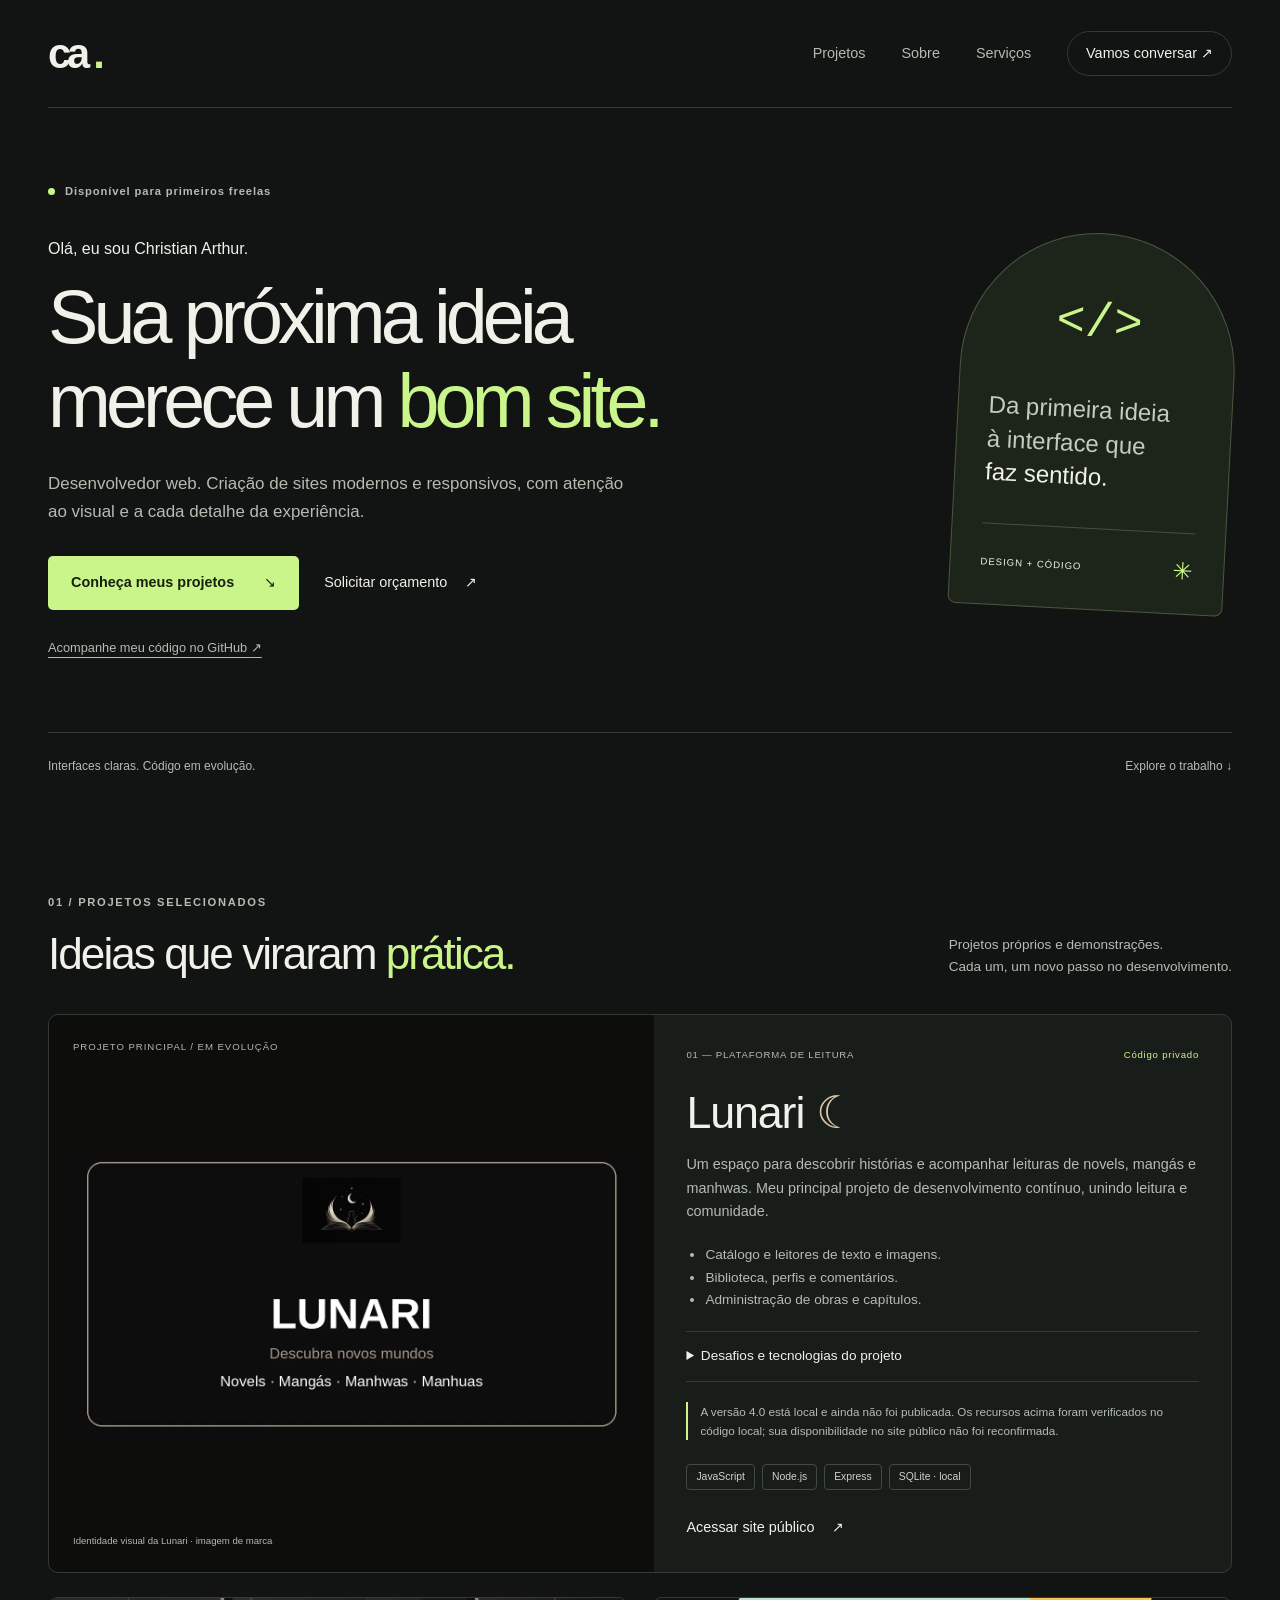
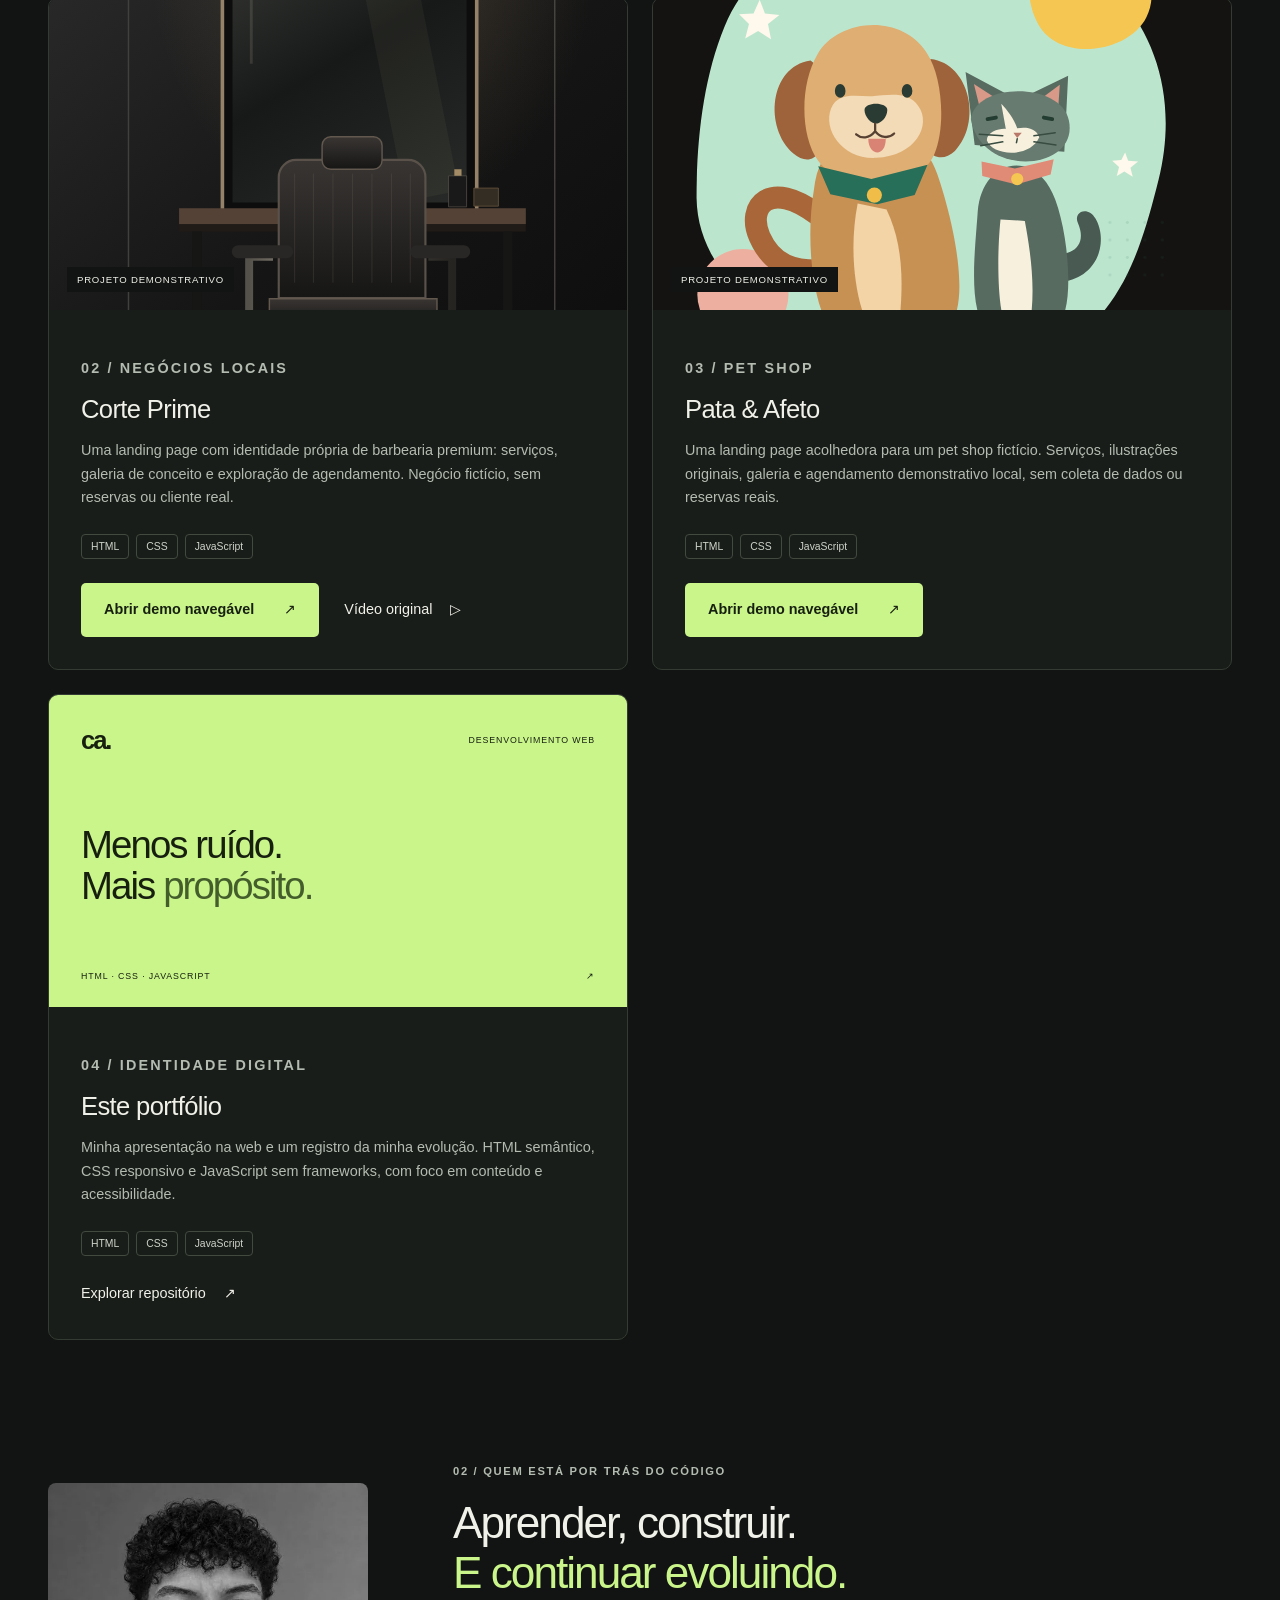
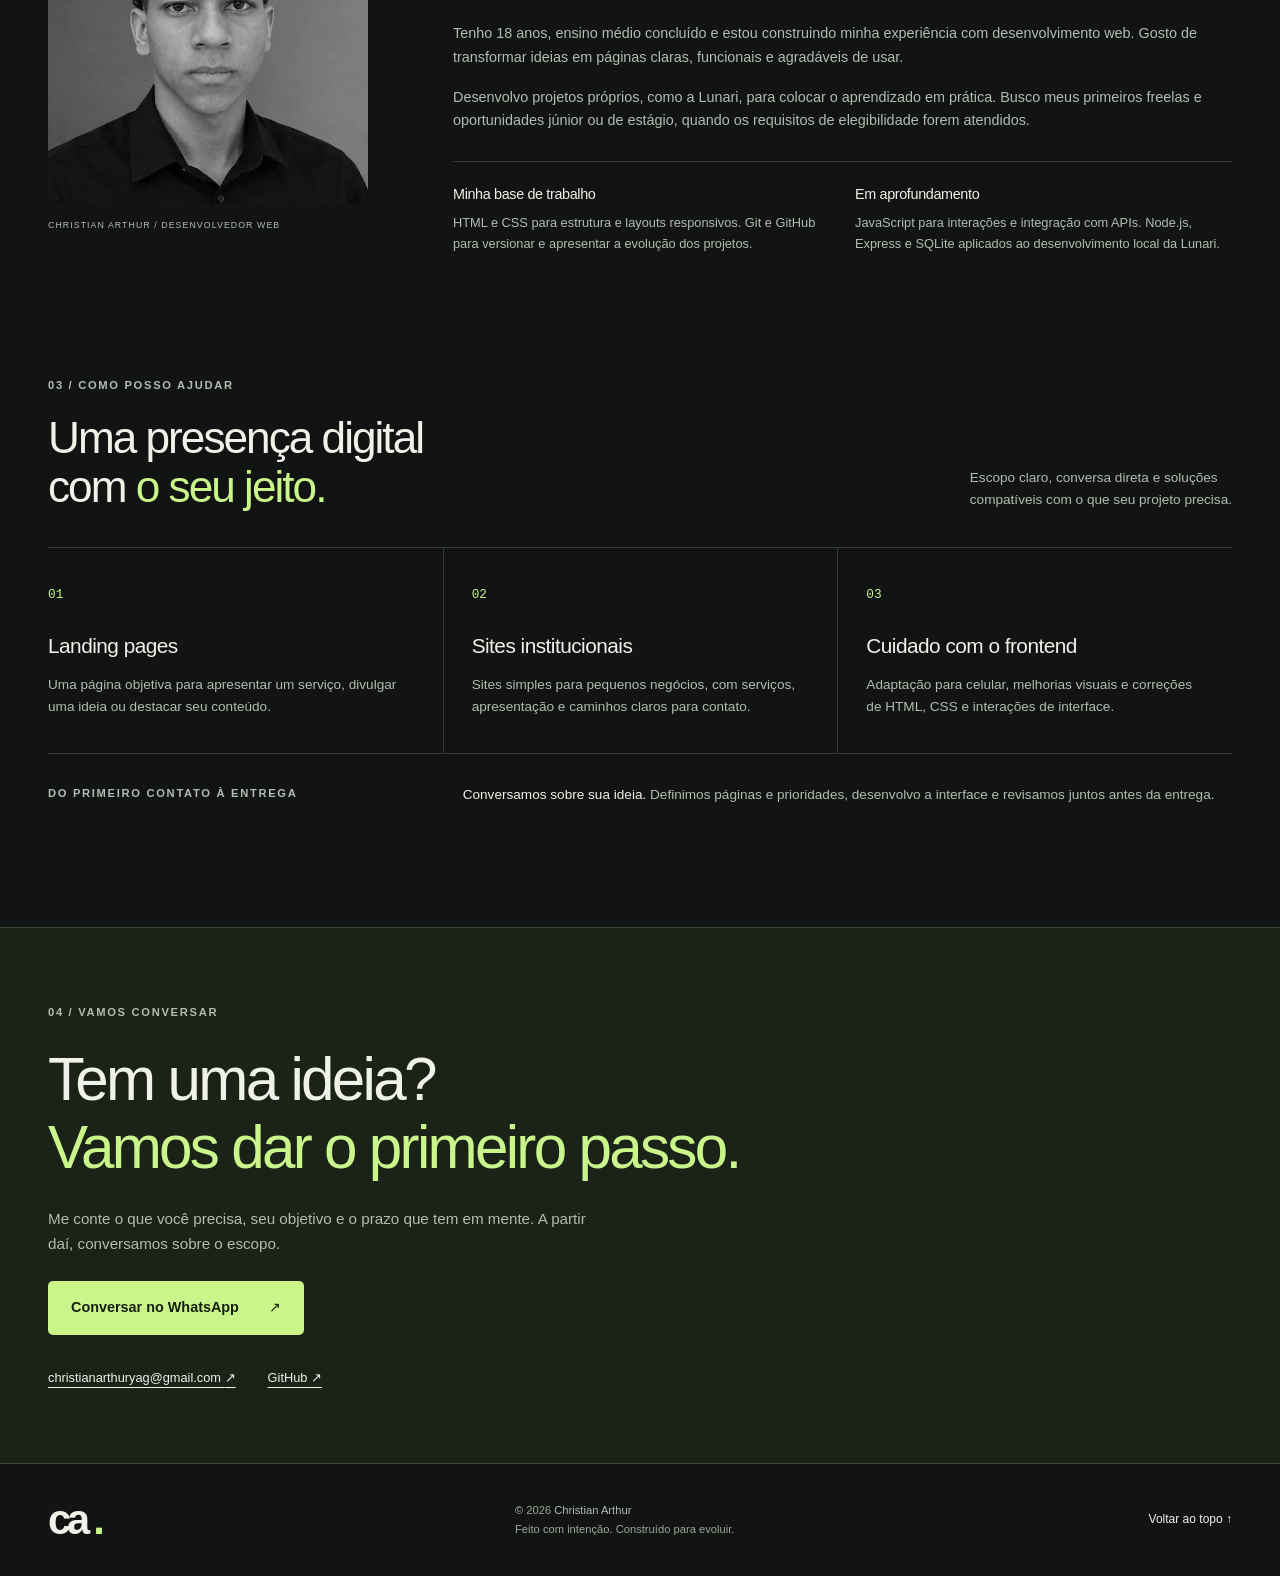
<file: index.html>
<!DOCTYPE html>
<html lang="pt-BR">
 <head>
  <meta charset="utf-8"/>
  <meta content="width=device-width, initial-scale=1" name="viewport"/>
  <meta content="Christian Arthur, desenvolvedor web. Landing pages, sites responsivos e melhorias de frontend. Conheça a Lunari e meus projetos." name="description"/>
  <meta content="#111412" name="theme-color"/>
  <meta content="Christian Arthur — Desenvolvimento web" property="og:title"/>
  <meta content="Sites com propósito. Interfaces com cuidado. Conheça meus projetos e vamos conversar sobre sua ideia." property="og:description"/>
  <meta content="website" property="og:type"/>
  <meta content="pt_BR" property="og:locale"/>
  <title>
   Christian Arthur — Desenvolvedor Web
  </title>
  <link href="assets/favicon.svg" rel="icon" type="image/svg+xml"/>
  <link href="style.css" rel="stylesheet"/>
  <script defer="" src="inte.js">
  </script>
 </head>
 <body>
  <a class="skip-link" href="#conteudo">
   Pular para o conteúdo
  </a>
  <header class="header wrap">
   <a aria-label="Christian Arthur, início" class="brand" href="#inicio">
    ca
    <span>
     .
    </span>
   </a>
   <button aria-controls="menu" aria-expanded="false" class="menu-toggle" hidden="" type="button">
    Menu
    <span aria-hidden="true">
     ☰
    </span>
   </button>
   <nav aria-label="Navegação principal" id="menu">
    <a href="#projetos">
     Projetos
    </a>
    <a href="#sobre">
     Sobre
    </a>
    <a href="#servicos">
     Serviços
    </a>
    <a class="nav-contact" href="#contato">
     Vamos conversar
     <span aria-hidden="true">
      ↗
     </span>
    </a>
   </nav>
  </header>
  <main id="conteudo">
   <section aria-labelledby="titulo" class="hero wrap" id="inicio">
    <div class="hero-copy">
     <p class="eyebrow availability">
      <span aria-hidden="true">
      </span>
      Disponível para primeiros freelas
     </p>
     <p class="intro">
      Olá, eu sou Christian Arthur.
     </p>
     <h1 id="titulo">
      Sua próxima ideia
      <br/>
      merece um
      <em>
       bom site.
      </em>
     </h1>
     <p class="lead">
      Desenvolvedor web. Criação de sites modernos e responsivos, com atenção ao visual e a cada detalhe da experiência.
     </p>
     <div class="actions">
      <a class="button primary" href="#projetos">
       Conheça meus projetos
       <span aria-hidden="true">
        ↘
       </span>
      </a>
      <a class="text-link" href="#contato">
       Solicitar orçamento
       <span aria-hidden="true">
        ↗
       </span>
      </a>
     </div>
     <a class="github-link" href="https://github.com/christianarthuryag-boop" rel="noopener noreferrer" target="_blank">
      Acompanhe meu código no GitHub
      <span aria-hidden="true">
       ↗
      </span>
     </a>
    </div>
    <aside aria-label="Meu foco de desenvolvimento" class="hero-note">
     <span aria-hidden="true" class="note-number">
      &lt;/&gt;
     </span>
     <p>
      Da primeira ideia
      <br/>
      à interface que
      <br/>
      <strong>
       faz sentido.
      </strong>
     </p>
     <div class="note-footer">
      <span>
       DESIGN + CÓDIGO
      </span>
      <span aria-hidden="true">
       ✳
      </span>
     </div>
    </aside>
    <div class="hero-bottom">
     <span>
      Interfaces claras. Código em evolução.
     </span>
     <a href="#projetos">
      Explore o trabalho
      <span aria-hidden="true">
       ↓
      </span>
     </a>
    </div>
   </section>
   <section aria-labelledby="projetos-title" class="section wrap" id="projetos">
    <div class="section-heading">
     <div>
      <p class="eyebrow">
       01 / PROJETOS SELECIONADOS
      </p>
      <h2 id="projetos-title">
       Ideias que viraram
       <em>
        prática.
       </em>
      </h2>
     </div>
     <p>
      Projetos próprios e demonstrações.
      <br/>
      Cada um, um novo passo no desenvolvimento.
     </p>
    </div>
    <article class="featured project">
     <div class="lunari-visual">
      <span class="visual-label">
       PROJETO PRINCIPAL / EM EVOLUÇÃO
      </span>
      <img alt="Identidade visual da Lunari: um livro sob a lua e a frase Descubra novos mundos" height="630" loading="lazy" src="assets/images/lunari.webp" width="1200"/>
      <span class="visual-caption">
       Identidade visual da Lunari · imagem de marca
      </span>
     </div>
     <div class="project-content">
      <div class="project-meta">
       <span>
        01 — PLATAFORMA DE LEITURA
       </span>
       <span>
        Código privado
       </span>
      </div>
      <h3>
       Lunari
       <span aria-hidden="true">
        ☾
       </span>
      </h3>
      <p>
       Um espaço para descobrir histórias e acompanhar leituras de novels, mangás e manhwas. Meu principal projeto de desenvolvimento contínuo, unindo leitura e comunidade.
      </p>
      <ul class="features">
       <li>
        Catálogo e leitores de texto e imagens.
       </li>
       <li>
        Biblioteca, perfis e comentários.
       </li>
       <li>
        Administração de obras e capítulos.
       </li>
      </ul>
      <details>
       <summary>
        Desafios e tecnologias do projeto
       </summary>
       <p>
        Organizar diferentes formatos de leitura, conectar interfaces a uma API e respeitar permissões de usuários e administradores são desafios presentes no código.
       </p>
       <p>
        HTML, CSS e JavaScript no frontend; Node.js e Express no backend. SQLite faz parte da versão local e não foi confirmado em produção.
       </p>
      </details>
      <p class="version-note">
       A versão 4.0 está local e ainda não foi publicada. Os recursos acima foram verificados no código local; sua disponibilidade no site público não foi reconfirmada.
      </p>
      <div aria-label="Tecnologias" class="tags">
       <span>
        JavaScript
       </span>
       <span>
        Node.js
       </span>
       <span>
        Express
       </span>
       <span>
        SQLite · local
       </span>
      </div>
      <a class="text-link" href="https://lunari.nautilus.host/" rel="noopener noreferrer" target="_blank">
       Acessar site público
       <span aria-hidden="true">
        ↗
       </span>
      </a>
     </div>
    </article>
    <div class="project-grid">
     <article class="project secondary">
      <a aria-label="Explorar a demonstração Corte Prime" class="project-image" href="demos/corte-prime/">
       <img alt="Ilustração do conceito Corte Prime: cadeira clássica, espelho e ambiente em grafite e bronze" height="960" loading="lazy" src="demos/corte-prime/assets/studio.svg" width="800"/>
       <span class="image-label">
        PROJETO DEMONSTRATIVO
       </span>
      </a>
      <div class="project-content">
       <p class="eyebrow">
        02 / NEGÓCIOS LOCAIS
       </p>
       <h3>
        Corte Prime
       </h3>
       <p>
        Uma landing page com identidade própria de barbearia premium: serviços, galeria de conceito e exploração de agendamento. Negócio fictício, sem reservas ou cliente real.
       </p>
       <div class="tags">
        <span>
         HTML
        </span>
        <span>
         CSS
        </span>
        <span>
         JavaScript
        </span>
       </div>
       <div class="actions">
        <a class="button primary" href="demos/corte-prime/">
         Abrir demo navegável
         <span aria-hidden="true">
          ↗
         </span>
        </a>
        <button class="text-link video-trigger" hidden="" type="button">
         Vídeo original
         <span aria-hidden="true">
          ▷
         </span>
        </button>
       </div>
      </div>
     </article>
     <article class="project secondary">
      <a aria-label="Explorar a demonstração Pata e Afeto" class="project-image" href="demos/pata-e-afeto/">
       <img alt="Pata e Afeto: cachorro e gato ilustrados em uma identidade clara, verde-menta e coral" height="700" loading="lazy" src="demos/pata-e-afeto/assets/amigos.svg" width="760"/>
       <span class="image-label">PROJETO DEMONSTRATIVO</span>
      </a>
      <div class="project-content">
       <p class="eyebrow">03 / PET SHOP</p>
       <h3>Pata &amp; Afeto</h3>
       <p>Uma landing page acolhedora para um pet shop fictício. Serviços, ilustrações originais, galeria e agendamento demonstrativo local, sem coleta de dados ou reservas reais.</p>
       <div class="tags"><span>HTML</span><span>CSS</span><span>JavaScript</span></div>
       <a class="button primary" href="demos/pata-e-afeto/">Abrir demo navegável <span aria-hidden="true">↗</span></a>
      </div>
     </article>
     <article class="project secondary">
      <div aria-hidden="true" class="portfolio-art">
       <div class="mini-header">
        ca.
        <span>
         DESENVOLVIMENTO WEB
        </span>
       </div>
       <p>
        Menos ruído.
        <br/>
        Mais
        <em>
         propósito.
        </em>
       </p>
       <div class="mini-bottom">
        HTML · CSS · JAVASCRIPT
        <span>
         ↗
        </span>
       </div>
      </div>
      <div class="project-content">
       <p class="eyebrow">
        04 / IDENTIDADE DIGITAL
       </p>
       <h3>
        Este portfólio
       </h3>
       <p>
        Minha apresentação na web e um registro da minha evolução. HTML semântico, CSS responsivo e JavaScript sem frameworks, com foco em conteúdo e acessibilidade.
       </p>
       <div class="tags">
        <span>
         HTML
        </span>
        <span>
         CSS
        </span>
        <span>
         JavaScript
        </span>
       </div>
       <a class="text-link" href="https://github.com/christianarthuryag-boop/Portif-lio" rel="noopener noreferrer" target="_blank">
        Explorar repositório
        <span aria-hidden="true">
         ↗
        </span>
       </a>
      </div>
     </article>
    </div>
   </section>
   <section aria-labelledby="sobre-title" class="section about wrap" id="sobre">
    <div class="portrait">
     <img alt="Christian Arthur" height="540" loading="lazy" src="assets/images/christian.webp" width="540"/>
     <span>
      CHRISTIAN ARTHUR / DESENVOLVEDOR WEB
     </span>
    </div>
    <div>
     <p class="eyebrow">
      02 / QUEM ESTÁ POR TRÁS DO CÓDIGO
     </p>
     <h2 id="sobre-title">
      Aprender, construir.
      <br/>
      <em>
       E continuar evoluindo.
      </em>
     </h2>
     <p>
      Tenho 18 anos, ensino médio concluído e estou construindo minha experiência com desenvolvimento web. Gosto de transformar ideias em páginas claras, funcionais e agradáveis de usar.
     </p>
     <p>
      Desenvolvo projetos próprios, como a Lunari, para colocar o aprendizado em prática. Busco meus primeiros freelas e oportunidades júnior ou de estágio, quando os requisitos de elegibilidade forem atendidos.
     </p>
     <div class="knowledge">
      <div>
       <h3>
        Minha base de trabalho
       </h3>
       <p>
        HTML e CSS para estrutura e layouts responsivos. Git e GitHub para versionar e apresentar a evolução dos projetos.
       </p>
      </div>
      <div>
       <h3>
        Em aprofundamento
       </h3>
       <p>
        JavaScript para interações e integração com APIs. Node.js, Express e SQLite aplicados ao desenvolvimento local da Lunari.
       </p>
      </div>
     </div>
    </div>
   </section>
   <section aria-labelledby="servicos-title" class="section wrap" id="servicos">
    <div class="section-heading">
     <div>
      <p class="eyebrow">
       03 / COMO POSSO AJUDAR
      </p>
      <h2 id="servicos-title">
       Uma presença digital
       <br/>
       com
       <em>
        o seu jeito.
       </em>
      </h2>
     </div>
     <p>
      Escopo claro, conversa direta e soluções
      <br/>
      compatíveis com o que seu projeto precisa.
     </p>
    </div>
    <div class="services">
     <article>
      <span>
       01
      </span>
      <h3>
       Landing pages
      </h3>
      <p>
       Uma página objetiva para apresentar um serviço, divulgar uma ideia ou destacar seu conteúdo.
      </p>
     </article>
     <article>
      <span>
       02
      </span>
      <h3>
       Sites institucionais
      </h3>
      <p>
       Sites simples para pequenos negócios, com serviços, apresentação e caminhos claros para contato.
      </p>
     </article>
     <article>
      <span>
       03
      </span>
      <h3>
       Cuidado com o frontend
      </h3>
      <p>
       Adaptação para celular, melhorias visuais e correções de HTML, CSS e interações de interface.
      </p>
     </article>
    </div>
    <div class="process">
     <p class="eyebrow">
      DO PRIMEIRO CONTATO À ENTREGA
     </p>
     <p>
      <strong>
       Conversamos sobre sua ideia.
      </strong>
      Definimos páginas e prioridades, desenvolvo a interface e revisamos juntos antes da entrega.
     </p>
    </div>
   </section>
   <section aria-labelledby="contato-title" class="contact section" id="contato">
    <div class="wrap">
     <p class="eyebrow">
      04 / VAMOS CONVERSAR
     </p>
     <h2 id="contato-title">
      Tem uma ideia?
      <br/>
      <em>
       Vamos dar o primeiro passo.
      </em>
     </h2>
     <p>
      Me conte o que você precisa, seu objetivo e o prazo que tem em mente. A partir daí, conversamos sobre o escopo.
     </p>
     <a class="button primary" href="https://wa.me/5531991420064" rel="noopener noreferrer" target="_blank">
      Conversar no WhatsApp
      <span aria-hidden="true">
       ↗
      </span>
     </a>
     <div class="contact-links">
      <a href="mailto:christianarthuryag@gmail.com">
       christianarthuryag@gmail.com
       <span aria-hidden="true">
        ↗
       </span>
      </a>
      <a href="https://github.com/christianarthuryag-boop" rel="noopener noreferrer" target="_blank">
       GitHub
       <span aria-hidden="true">
        ↗
       </span>
      </a>
     </div>
    </div>
   </section>
  </main>
  <footer class="wrap">
   <a aria-label="Voltar ao início" class="brand" href="#inicio">
    ca
    <span>
     .
    </span>
   </a>
   <p>
    ©
    <span id="ano">
     2026
    </span>
    Christian Arthur
    <br/>
    <span>
     Feito com intenção. Construído para evoluir.
    </span>
   </p>
   <a href="#inicio">
    Voltar ao topo ↑
   </a>
  </footer>
  <dialog aria-labelledby="demo-title" id="demo-modal">
   <div class="dialog-heading">
    <h2 id="demo-title">
     Corte Prime · vídeo original
    </h2>
    <button aria-label="Fechar vídeo" class="close-modal" type="button">
     ✕
    </button>
   </div>
   <p class="small">
    Registro da demonstração anterior. Negócio, avaliações e dados comerciais exibidos são fictícios; a demo navegável foi revisada.
   </p>
   <video controls="" playsinline="" poster="assets/images/corte-prime.webp" preload="none">
    <source src="assets/videos/corte-prime-demo.mp4" type="video/mp4"/>
    Seu navegador não reproduz este vídeo.
   </video>
   <p>
    <a href="assets/videos/corte-prime-demo.mp4">
     Abrir o arquivo de vídeo
    </a>
   </p>
  </dialog>
 </body>
</html>
</file>
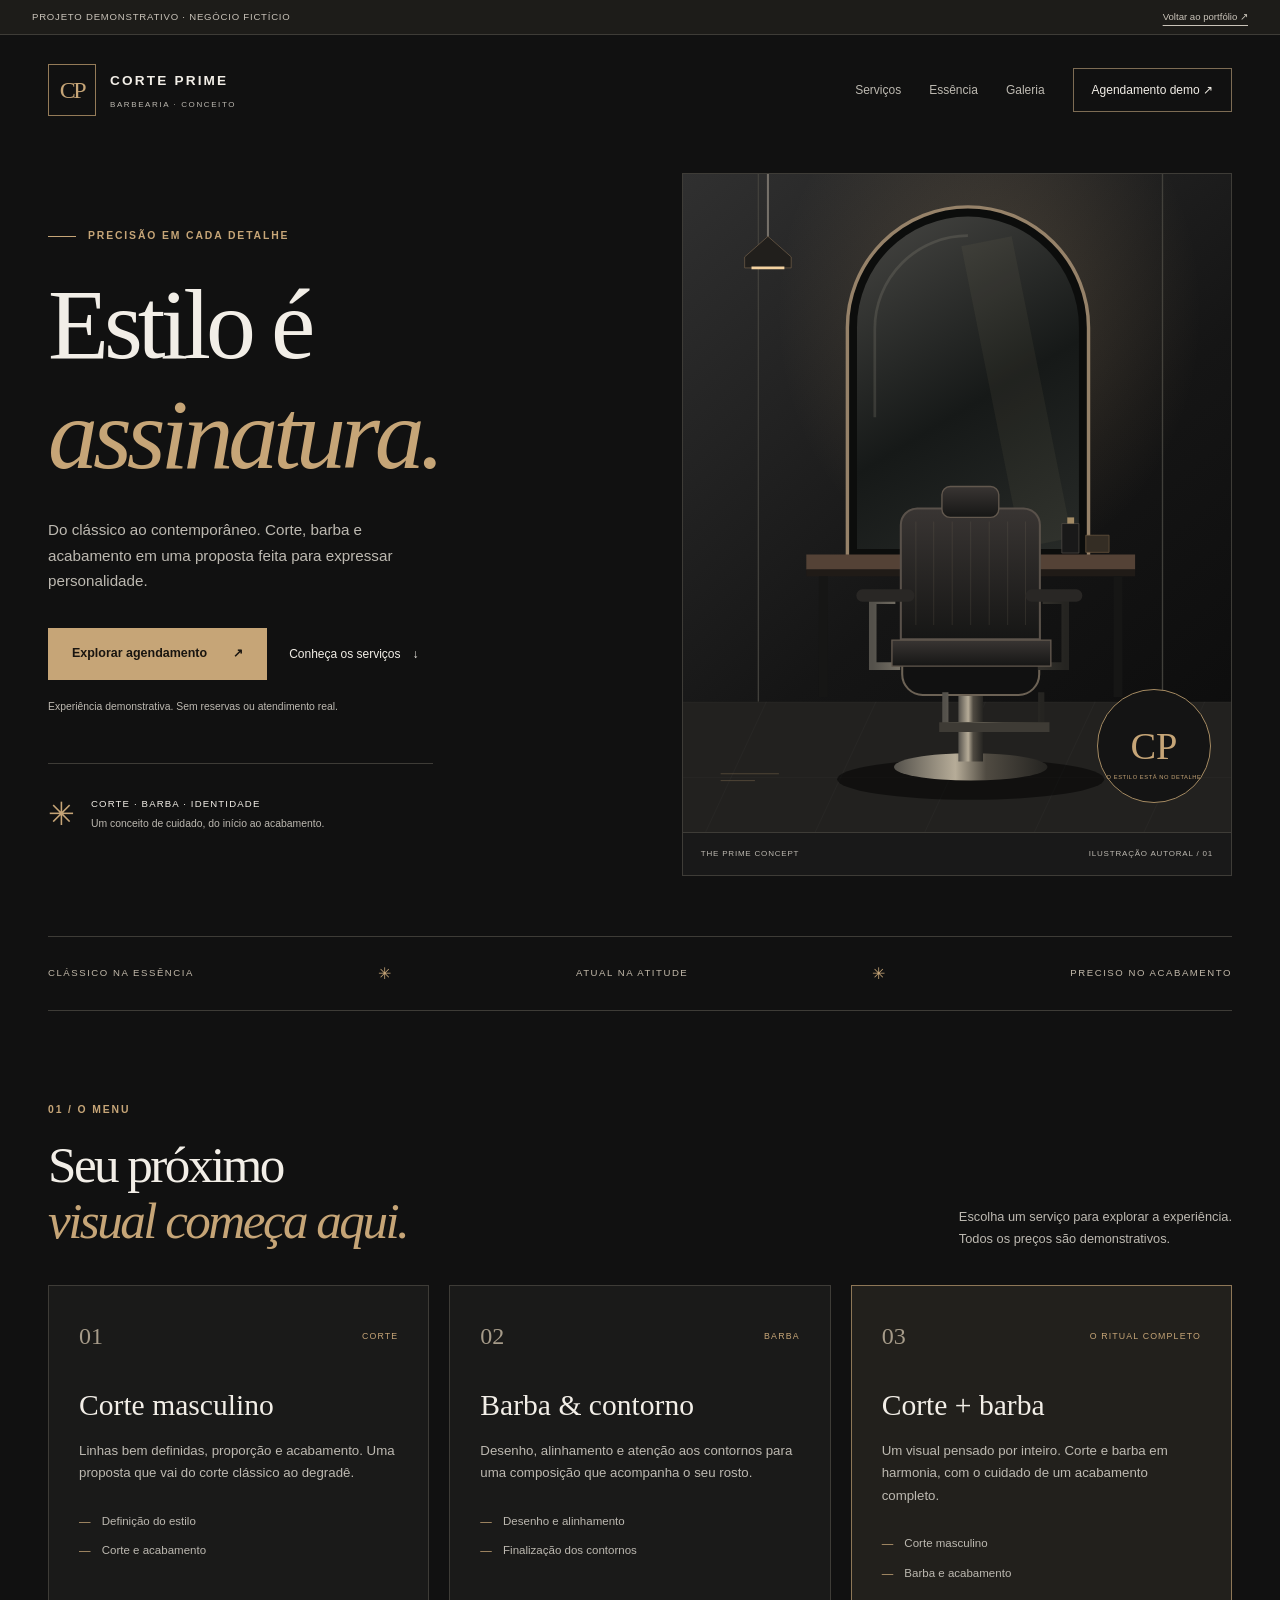
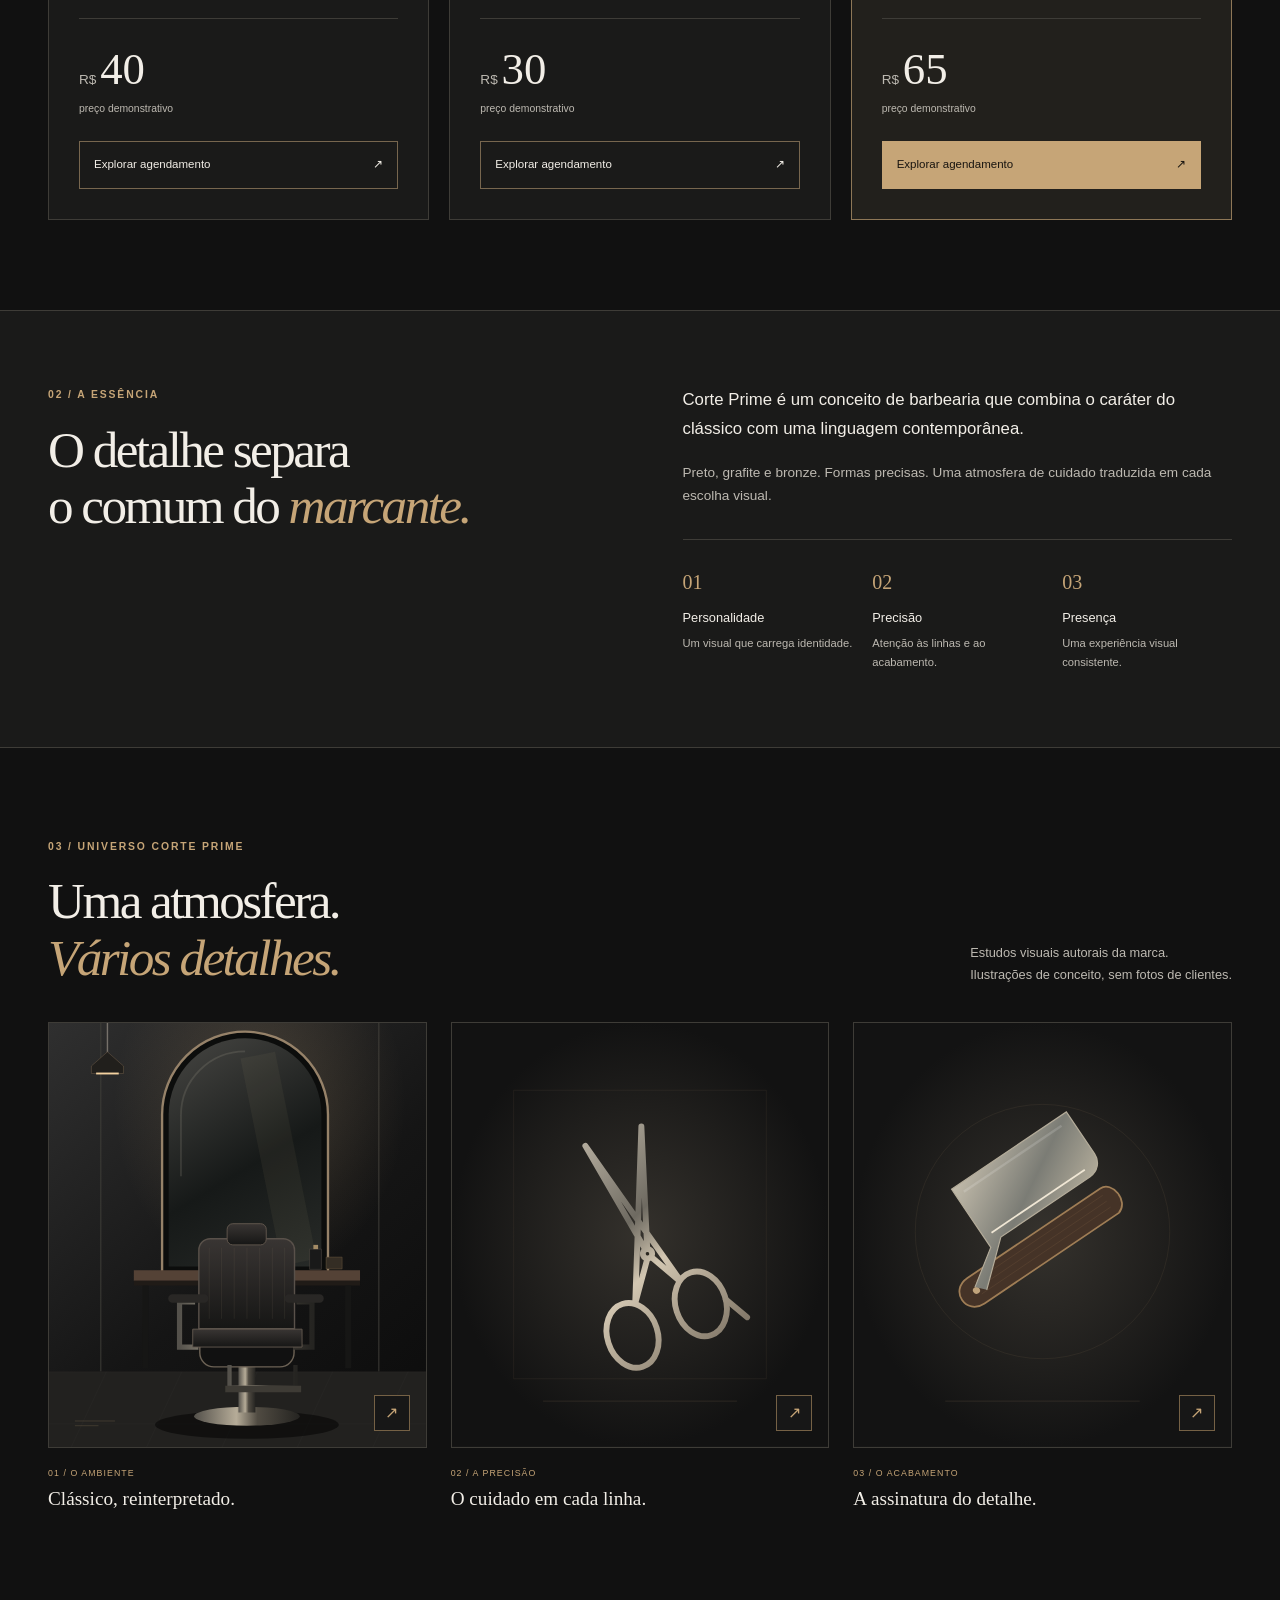
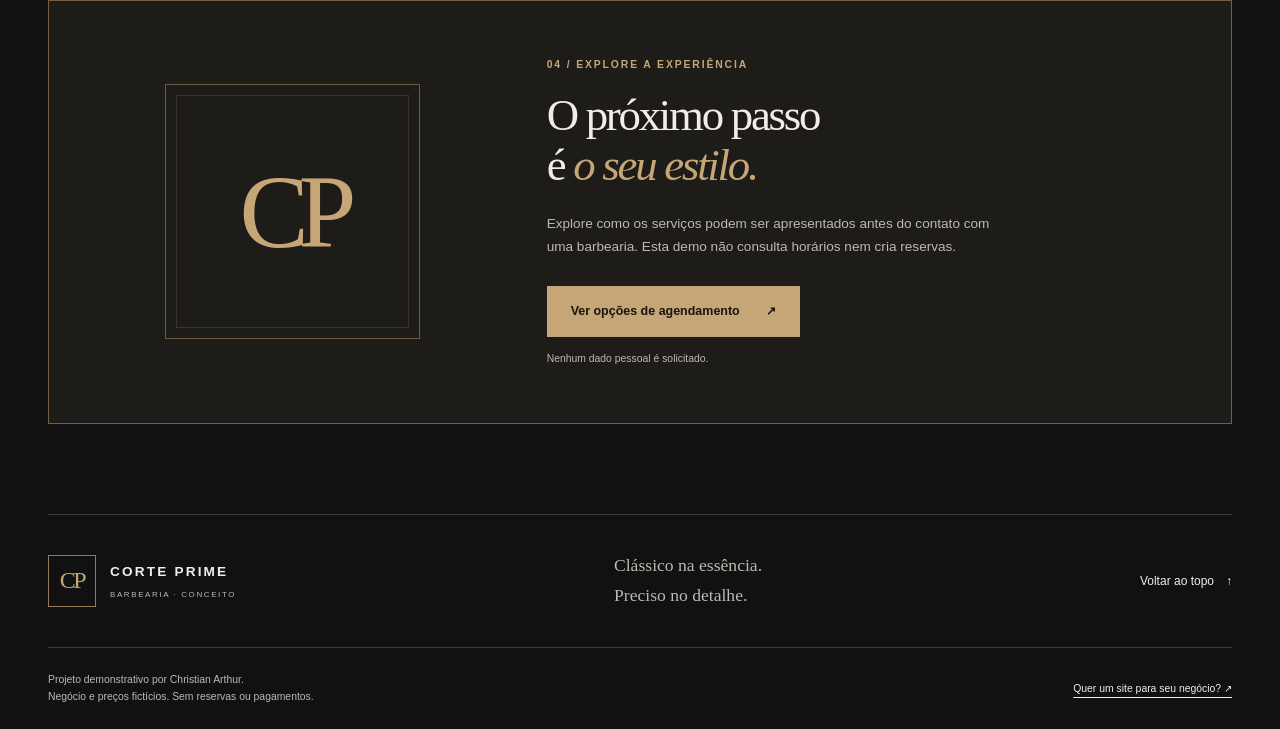
<file: demos/corte-prime/index.html>
<!DOCTYPE html>
<html lang="pt-BR">
 <head>
  <meta charset="utf-8"/>
  <meta content="width=device-width, initial-scale=1" name="viewport"/>
  <meta content="noindex" name="robots"/>
  <meta content="Corte Prime — conceito de barbearia premium. Explore serviços, identidade e uma experiência de agendamento demonstrativa. Negócio fictício." name="description"/>
  <meta content="#111111" name="theme-color"/>
  <title>
   Corte Prime — Estilo com assinatura | Demo
  </title>
  <link href="assets/favicon.svg" rel="icon" type="image/svg+xml"/>
  <link as="image" href="assets/studio.svg" rel="preload"/>
  <link href="style.css" rel="stylesheet"/>
  <script defer="" src="demo.js">
  </script>
 </head>
 <body>
  <a class="skip" href="#conteudo">
   Pular para o conteúdo
  </a>
  <div class="demo-banner">
   <span>
    PROJETO DEMONSTRATIVO · NEGÓCIO FICTÍCIO
   </span>
   <a href="../../index.html#projetos">
    Voltar ao portfólio
    <span aria-hidden="true">
     ↗
    </span>
   </a>
  </div>
  <header class="header shell">
   <a aria-label="Corte Prime, início" class="logo" href="#inicio">
    <span aria-hidden="true" class="logo-mark">
     CP
    </span>
    <span>
     CORTE PRIME
     <small>
      BARBEARIA · CONCEITO
     </small>
    </span>
   </a>
   <button aria-controls="menu" aria-expanded="false" class="menu-toggle" hidden="" type="button">
    Menu
    <span aria-hidden="true">
     ☰
    </span>
   </button>
   <nav aria-label="Navegação principal" id="menu">
    <a href="#servicos">
     Serviços
    </a>
    <a href="#essencia">
     Essência
    </a>
    <a href="#galeria">
     Galeria
    </a>
    <a class="nav-cta" href="#agendamento">
     Agendamento demo
     <span aria-hidden="true">
      ↗
     </span>
    </a>
   </nav>
  </header>
  <main id="conteudo">
   <section aria-labelledby="titulo" class="hero shell" id="inicio">
    <div class="hero-copy">
     <p class="eyebrow">
      <span aria-hidden="true" class="rule">
      </span>
      PRECISÃO EM CADA DETALHE
     </p>
     <h1 id="titulo">
      Estilo é
      <br/>
      <em>
       assinatura.
      </em>
     </h1>
     <p class="hero-description">
      Do clássico ao contemporâneo. Corte, barba e acabamento em uma proposta feita para expressar personalidade.
     </p>
     <div class="hero-actions">
      <a class="button" href="#agendamento">
       Explorar agendamento
       <span aria-hidden="true">
        ↗
       </span>
      </a>
      <a class="quiet-link" href="#servicos">
       Conheça os serviços
       <span aria-hidden="true">
        ↓
       </span>
      </a>
     </div>
     <p class="demo-note">
      Experiência demonstrativa. Sem reservas ou atendimento real.
     </p>
     <div class="hero-signature">
      <span aria-hidden="true">
       ✳
      </span>
      <p>
       CORTE · BARBA · IDENTIDADE
       <small>
        Um conceito de cuidado, do início ao acabamento.
       </small>
      </p>
     </div>
    </div>
    <figure class="hero-visual">
     <img alt="Ilustração de um ambiente de barbearia com cadeira clássica, espelho em arco e iluminação quente" fetchpriority="high" height="960" src="assets/studio.svg" width="800"/>
     <figcaption>
      <span>
       THE PRIME CONCEPT
      </span>
      <span>
       ILUSTRAÇÃO AUTORAL / 01
      </span>
     </figcaption>
     <span aria-hidden="true" class="visual-seal">
      CP
      <small>
       O ESTILO ESTÁ NO DETALHE
      </small>
     </span>
    </figure>
   </section>
   <div aria-hidden="true" class="brand-line shell">
    <span>
     CLÁSSICO NA ESSÊNCIA
    </span>
    <span>
     ✳
    </span>
    <span>
     ATUAL NA ATITUDE
    </span>
    <span>
     ✳
    </span>
    <span>
     PRECISO NO ACABAMENTO
    </span>
   </div>
   <section aria-labelledby="servicos-title" class="section shell" id="servicos">
    <div class="section-heading">
     <div>
      <p class="eyebrow">
       01 / O MENU
      </p>
      <h2 id="servicos-title">
       Seu próximo
       <br/>
       <em>
        visual começa aqui.
       </em>
      </h2>
     </div>
     <p>
      Escolha um serviço para explorar a experiência.
      <br/>
      Todos os preços são demonstrativos.
     </p>
    </div>
    <div class="services">
     <article class="service-card">
      <div class="service-top">
       <span class="service-number">
        01
       </span>
       <span class="service-category">
        CORTE
       </span>
      </div>
      <h3>
       Corte masculino
      </h3>
      <p>
       Linhas bem definidas, proporção e acabamento. Uma proposta que vai do corte clássico ao degradê.
      </p>
      <ul>
       <li>
        Definição do estilo
       </li>
       <li>
        Corte e acabamento
       </li>
      </ul>
      <div class="price">
       <strong>
        <span>
         R$
        </span>
        40
       </strong>
       <small>
        preço demonstrativo
       </small>
      </div>
      <a class="service-button" data-service="Corte masculino" href="#agendamento">
       Explorar agendamento
       <span aria-hidden="true">
        ↗
       </span>
      </a>
     </article>
     <article class="service-card">
      <div class="service-top">
       <span class="service-number">
        02
       </span>
       <span class="service-category">
        BARBA
       </span>
      </div>
      <h3>
       Barba &amp; contorno
      </h3>
      <p>
       Desenho, alinhamento e atenção aos contornos para uma composição que acompanha o seu rosto.
      </p>
      <ul>
       <li>
        Desenho e alinhamento
       </li>
       <li>
        Finalização dos contornos
       </li>
      </ul>
      <div class="price">
       <strong>
        <span>
         R$
        </span>
        30
       </strong>
       <small>
        preço demonstrativo
       </small>
      </div>
      <a class="service-button" data-service="Barba &amp; contorno" href="#agendamento">
       Explorar agendamento
       <span aria-hidden="true">
        ↗
       </span>
      </a>
     </article>
     <article class="service-card service-card--signature">
      <div class="service-top">
       <span class="service-number">
        03
       </span>
       <span class="service-category">
        O RITUAL COMPLETO
       </span>
      </div>
      <h3>
       Corte + barba
      </h3>
      <p>
       Um visual pensado por inteiro. Corte e barba em harmonia, com o cuidado de um acabamento completo.
      </p>
      <ul>
       <li>
        Corte masculino
       </li>
       <li>
        Barba e acabamento
       </li>
      </ul>
      <div class="price">
       <strong>
        <span>
         R$
        </span>
        65
       </strong>
       <small>
        preço demonstrativo
       </small>
      </div>
      <a class="service-button" data-service="Corte + barba" href="#agendamento">
       Explorar agendamento
       <span aria-hidden="true">
        ↗
       </span>
      </a>
     </article>
    </div>
   </section>
   <section aria-labelledby="essencia-title" class="essence" id="essencia">
    <div class="shell essence-layout">
     <div>
      <p class="eyebrow">
       02 / A ESSÊNCIA
      </p>
      <h2 id="essencia-title">
       O detalhe separa
       <br/>
       o comum do
       <em>
        marcante.
       </em>
      </h2>
     </div>
     <div>
      <p class="essence-lead">
       Corte Prime é um conceito de barbearia que combina o caráter do clássico com uma linguagem contemporânea.
      </p>
      <p>
       Preto, grafite e bronze. Formas precisas. Uma atmosfera de cuidado traduzida em cada escolha visual.
      </p>
      <div class="principles">
       <div>
        <span>
         01
        </span>
        <h3>
         Personalidade
        </h3>
        <p>
         Um visual que carrega identidade.
        </p>
       </div>
       <div>
        <span>
         02
        </span>
        <h3>
         Precisão
        </h3>
        <p>
         Atenção às linhas e ao acabamento.
        </p>
       </div>
       <div>
        <span>
         03
        </span>
        <h3>
         Presença
        </h3>
        <p>
         Uma experiência visual consistente.
        </p>
       </div>
      </div>
     </div>
    </div>
   </section>
   <section aria-labelledby="galeria-title" class="section shell" id="galeria">
    <div class="section-heading">
     <div>
      <p class="eyebrow">
       03 / UNIVERSO CORTE PRIME
      </p>
      <h2 id="galeria-title">
       Uma atmosfera.
       <br/>
       <em>
        Vários detalhes.
       </em>
      </h2>
     </div>
     <p>
      Estudos visuais autorais da marca.
      <br/>
      Ilustrações de conceito, sem fotos de clientes.
     </p>
    </div>
    <div class="gallery">
     <figure>
      <a aria-label="Ampliar ilustração do ambiente" data-gallery="" href="assets/studio.svg">
       <img alt="Estudo visual do ambiente: cadeira, espelho e tons de bronze" height="960" loading="lazy" src="assets/studio.svg" width="800"/>
       <span aria-hidden="true" class="gallery-zoom">
        ↗
       </span>
      </a>
      <figcaption>
       <span>
        01 / O AMBIENTE
       </span>
       <strong>
        Clássico, reinterpretado.
       </strong>
      </figcaption>
     </figure>
     <figure>
      <a aria-label="Ampliar ilustração da tesoura" data-gallery="" href="assets/tesoura.svg">
       <img alt="Ilustração autoral de uma tesoura metálica sobre fundo grafite" height="720" loading="lazy" src="assets/tesoura.svg" width="640"/>
       <span aria-hidden="true" class="gallery-zoom">
        ↗
       </span>
      </a>
      <figcaption>
       <span>
        02 / A PRECISÃO
       </span>
       <strong>
        O cuidado em cada linha.
       </strong>
      </figcaption>
     </figure>
     <figure>
      <a aria-label="Ampliar ilustração da navalha" data-gallery="" href="assets/navalha.svg">
       <img alt="Ilustração autoral de uma navalha clássica com cabo em bronze" height="720" loading="lazy" src="assets/navalha.svg" width="640"/>
       <span aria-hidden="true" class="gallery-zoom">
        ↗
       </span>
      </a>
      <figcaption>
       <span>
        03 / O ACABAMENTO
       </span>
       <strong>
        A assinatura do detalhe.
       </strong>
      </figcaption>
     </figure>
    </div>
   </section>
   <section aria-labelledby="agendamento-title" class="booking shell" id="agendamento">
    <div aria-hidden="true" class="booking-mark">
     CP
    </div>
    <div>
     <p class="eyebrow">
      04 / EXPLORE A EXPERIÊNCIA
     </p>
     <h2 id="agendamento-title">
      O próximo passo
      <br/>
      é
      <em>
       o seu estilo.
      </em>
     </h2>
     <p>
      Explore como os serviços podem ser apresentados antes do contato com uma barbearia. Esta demo não consulta horários nem cria reservas.
     </p>
     <button class="button" data-service="Escolha seu serviço" hidden="" type="button">
      Ver opções de agendamento
      <span aria-hidden="true">
       ↗
      </span>
     </button>
     <noscript>
      <p>
       Os serviços e valores demonstrativos estão no
       <a href="#servicos">
        menu de serviços
       </a>
       . Esta página não realiza agendamentos.
      </p>
     </noscript>
     <small>
      Nenhum dado pessoal é solicitado.
     </small>
    </div>
   </section>
  </main>
  <footer class="footer shell">
   <div class="footer-top">
    <a aria-label="Corte Prime, voltar ao início" class="logo" href="#inicio">
     <span aria-hidden="true" class="logo-mark">
      CP
     </span>
     <span>
      CORTE PRIME
      <small>
       BARBEARIA · CONCEITO
      </small>
     </span>
    </a>
    <p>
     Clássico na essência.
     <br/>
     Preciso no detalhe.
    </p>
    <a class="quiet-link" href="#inicio">
     Voltar ao topo
     <span aria-hidden="true">
      ↑
     </span>
    </a>
   </div>
   <div class="footer-bottom">
    <p>
     Projeto demonstrativo por Christian Arthur.
     <br/>
     Negócio e preços fictícios. Sem reservas ou pagamentos.
    </p>
    <a href="../../index.html#contato">
     Quer um site para seu negócio?
     <span aria-hidden="true">
      ↗
     </span>
    </a>
   </div>
  </footer>
  <dialog aria-describedby="service-description" aria-labelledby="service-title" id="service-dialog">
   <div class="dialog-header">
    <p class="eyebrow">
     AGENDAMENTO / DEMONSTRAÇÃO
    </p>
    <button aria-label="Fechar opções de agendamento" class="close" type="button">
     ✕
    </button>
   </div>
   <h2 id="service-title">
    Escolha seu serviço
   </h2>
   <p id="service-description">
    Em um site real, a escolha encaminharia para o canal de atendimento definido pela barbearia.
   </p>
   <ul class="dialog-services">
    <li>
     Corte masculino
     <span>
      R$ 40
     </span>
    </li>
    <li>
     Barba &amp; contorno
     <span>
      R$ 30
     </span>
    </li>
    <li>
     Corte + barba
     <span>
      R$ 65
     </span>
    </li>
   </ul>
   <p class="dialog-notice">
    Valores ilustrativos. Não há horários disponíveis para consulta e nenhuma reserva será criada.
   </p>
   <button class="button close" type="button">
    Continuar explorando
    <span aria-hidden="true">
     ↗
    </span>
   </button>
  </dialog>
  <dialog aria-labelledby="gallery-title" id="gallery-dialog">
   <div class="dialog-header">
    <h2 id="gallery-title">
     Ilustração de conceito
    </h2>
    <button aria-label="Fechar imagem ampliada" class="close" type="button">
     ✕
    </button>
   </div>
   <img alt="" height="960" id="gallery-image" src="assets/studio.svg" width="800"/>
   <p>
    Ilustração autoral · projeto demonstrativo Corte Prime.
   </p>
  </dialog>
 </body>
</html>
</file>
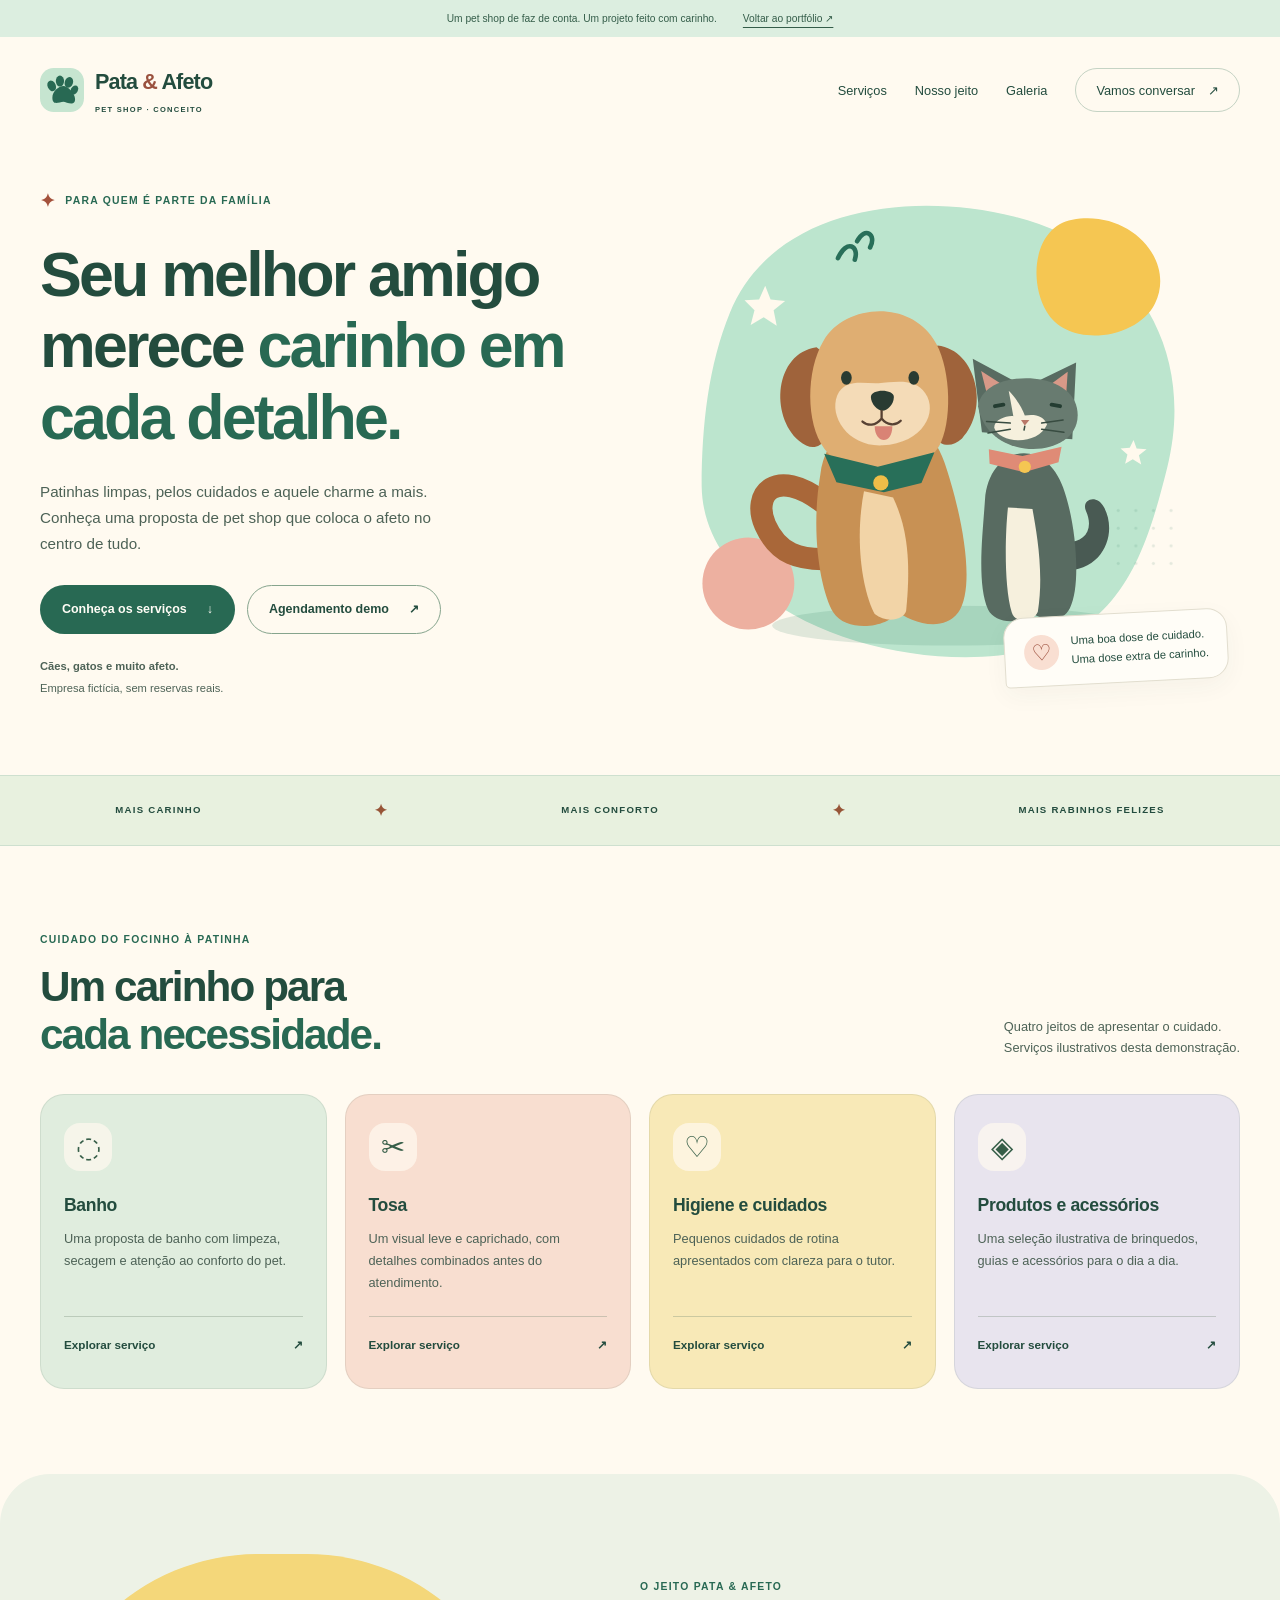
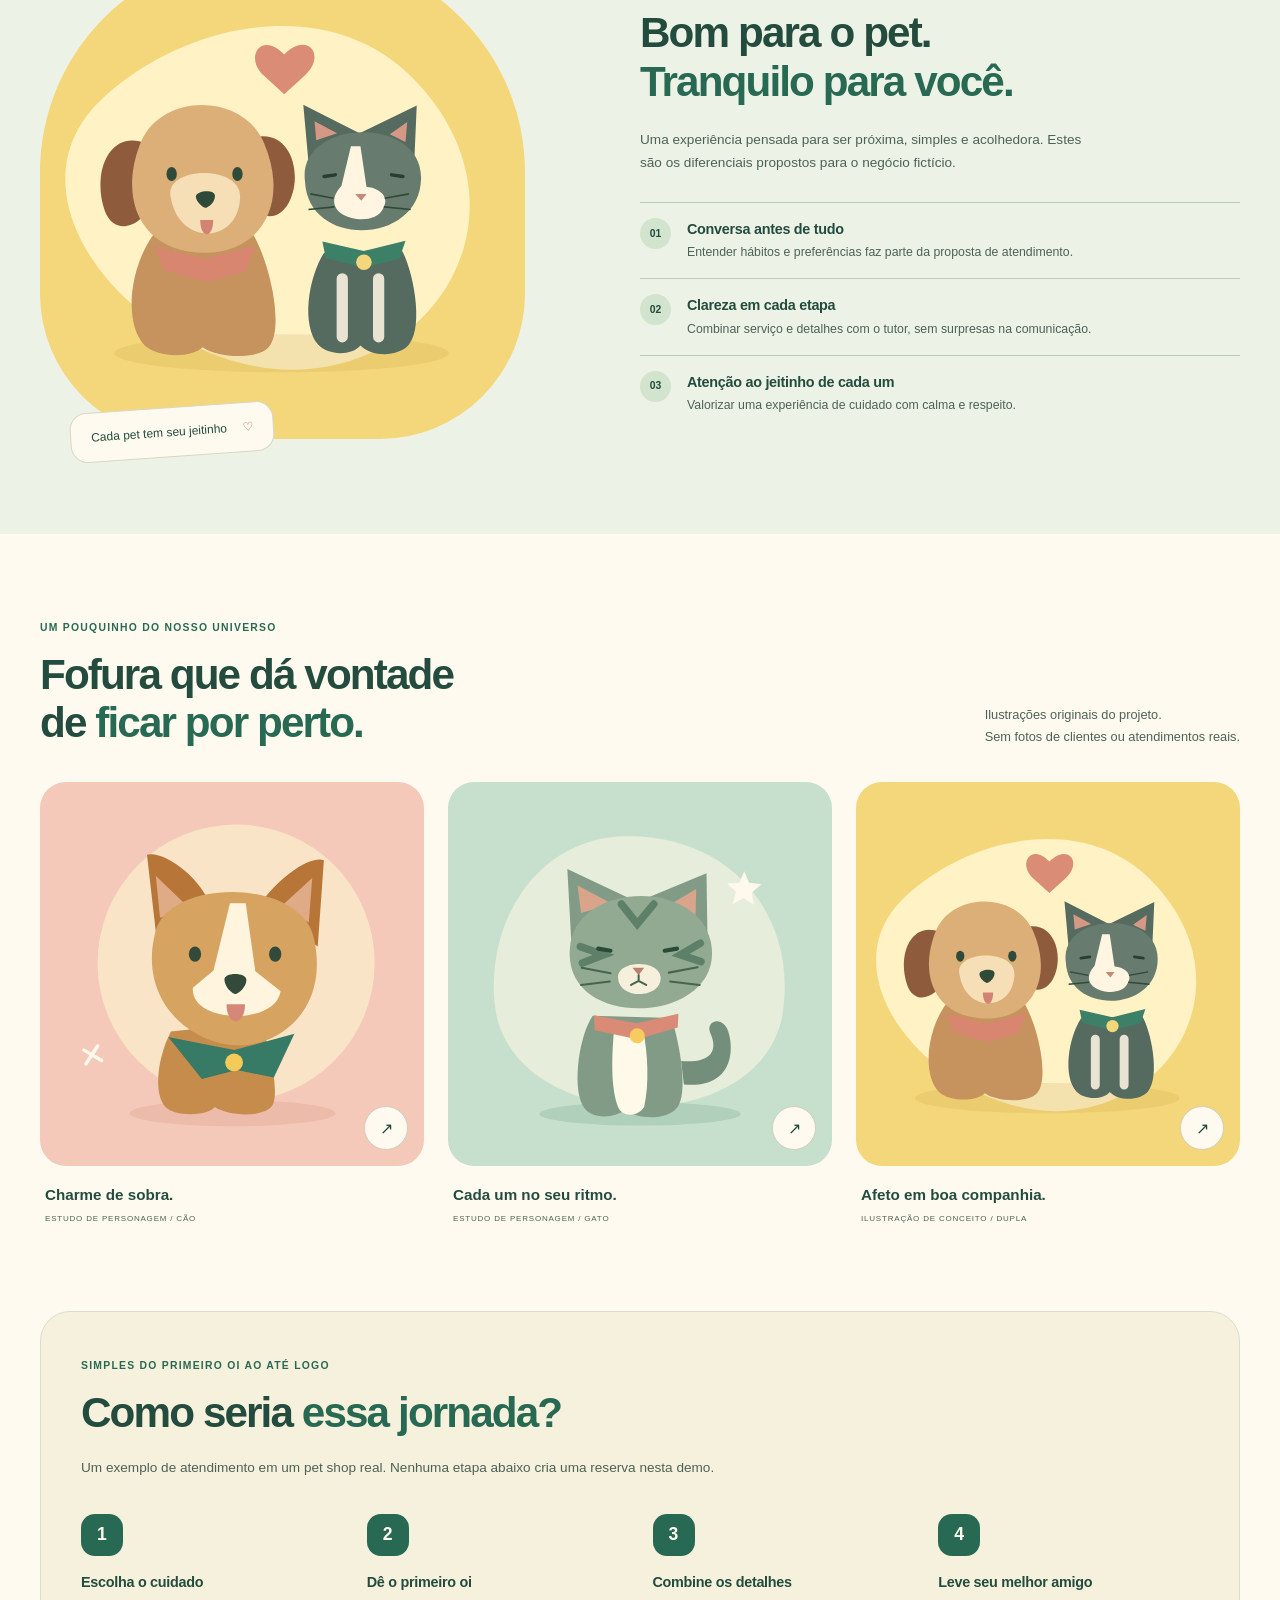
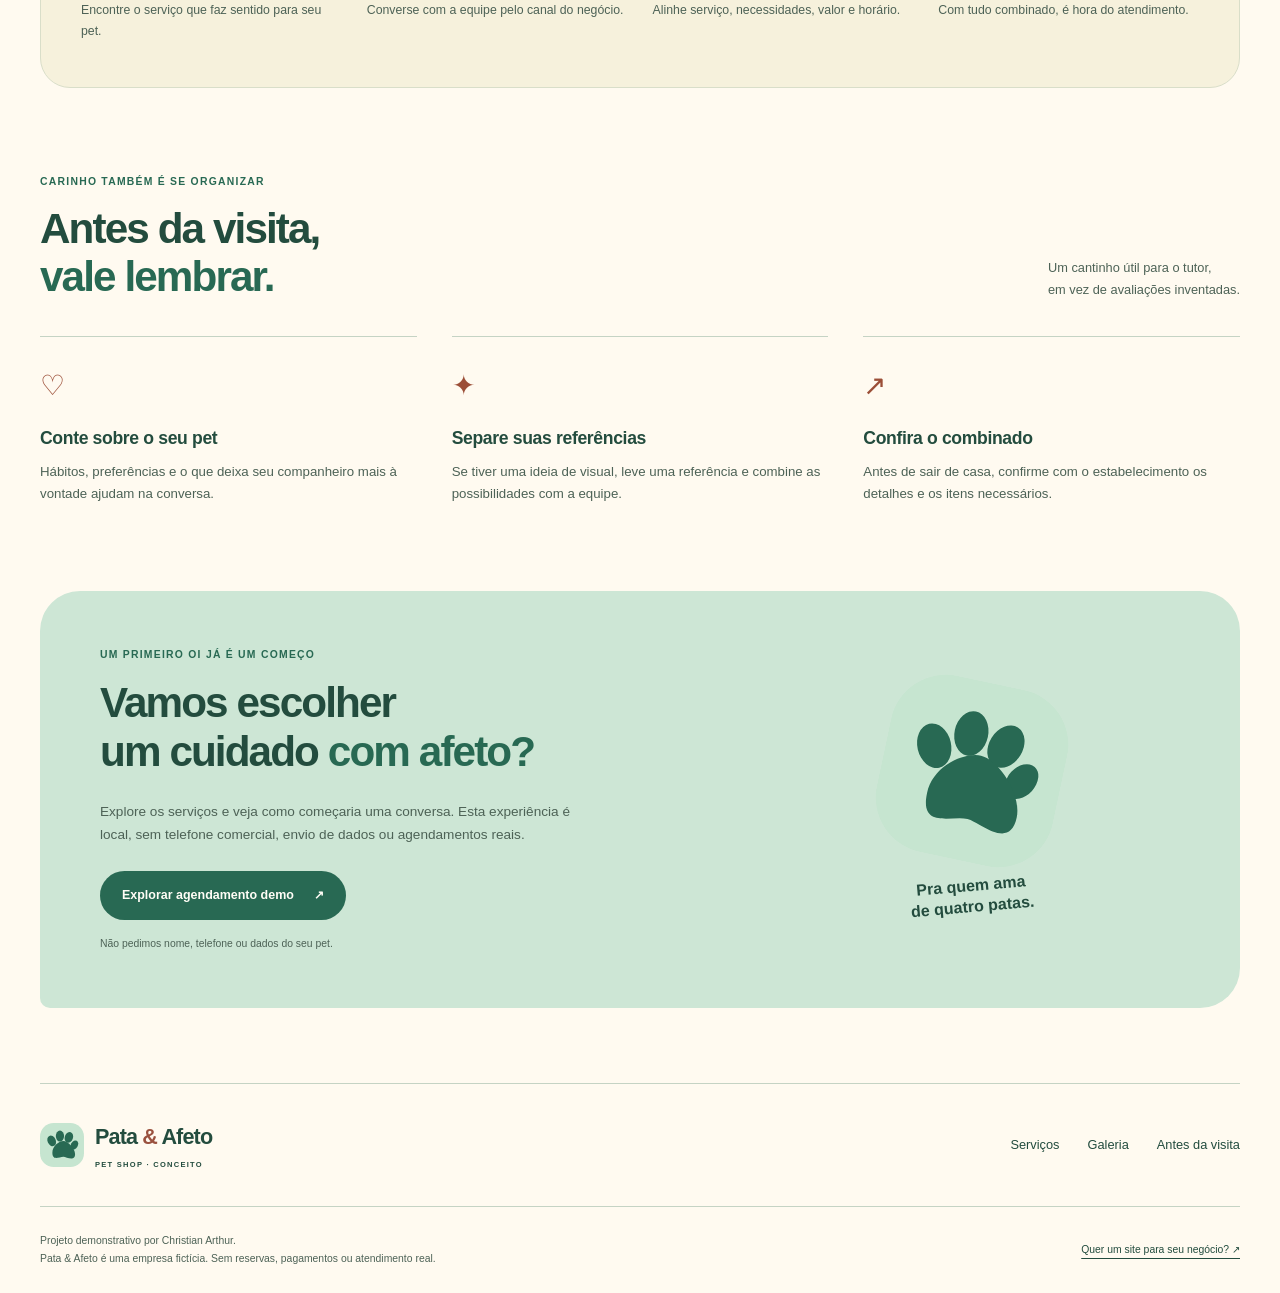
<file: demos/pata-e-afeto/index.html>
<!DOCTYPE html>
<html lang="pt-BR">
 <head>
  <meta charset="utf-8"/>
  <meta content="width=device-width, initial-scale=1" name="viewport"/>
  <meta content="Pata &amp; Afeto: conceito de pet shop com banho, tosa e acessórios. Uma demonstração acolhedora para cães, gatos e seus tutores." name="description"/>
  <meta content="noindex" name="robots"/>
  <meta content="#fffaf0" name="theme-color"/>
  <title>
   Pata &amp; Afeto — Carinho em cada detalhe | Demo
  </title>
  <link href="assets/patinha.svg" rel="icon" type="image/svg+xml"/>
  <link as="image" href="assets/amigos.svg" rel="preload"/>
  <link href="style.css" rel="stylesheet"/>
  <script defer="" src="app.js">
  </script>
 </head>
 <body>
  <a class="skip" href="#conteudo">
   Pular para o conteúdo
  </a>
  <div class="demo-strip">
   <span>
    Um pet shop de faz de conta. Um projeto feito com carinho.
   </span>
   <a href="../../index.html#projetos">
    Voltar ao portfólio ↗
   </a>
  </div>
  <header class="header container">
   <a aria-label="Pata e Afeto, início" class="brand" href="#inicio">
    <img alt="" height="44" src="assets/patinha.svg" width="44"/>
    <span>
     Pata
     <span class="amp">
      &amp;
     </span>
     Afeto
     <small>
      PET SHOP · CONCEITO
     </small>
    </span>
   </a>
   <button aria-controls="menu" aria-expanded="false" class="menu-toggle" hidden="" type="button">
    Menu
    <span aria-hidden="true">
     ☰
    </span>
   </button>
   <nav aria-label="Navegação principal" id="menu">
    <a href="#servicos">
     Serviços
    </a>
    <a href="#jeito">
     Nosso jeito
    </a>
    <a href="#galeria">
     Galeria
    </a>
    <a class="nav-contact" href="#contato">
     Vamos conversar
     <span aria-hidden="true">
      ↗
     </span>
    </a>
   </nav>
  </header>
  <main id="conteudo">
   <section aria-labelledby="titulo" class="hero container" id="inicio">
    <div class="hero-copy">
     <p class="eyebrow">
      <span aria-hidden="true">
       ✦
      </span>
      PARA QUEM É PARTE DA FAMÍLIA
     </p>
     <h1 id="titulo">
      Seu melhor amigo merece
      <span>
       carinho em cada detalhe.
      </span>
     </h1>
     <p>
      Patinhas limpas, pelos cuidados e aquele charme a mais. Conheça uma proposta de pet shop que coloca o afeto no centro de tudo.
     </p>
     <div class="actions">
      <a class="button primary" href="#servicos">
       Conheça os serviços
       <span aria-hidden="true">
        ↓
       </span>
      </a>
      <a class="button outline" href="#contato">
       Agendamento demo
       <span aria-hidden="true">
        ↗
       </span>
      </a>
     </div>
     <p class="hero-note">
      Cães, gatos e muito afeto.
      <span>
       Empresa fictícia, sem reservas reais.
      </span>
     </p>
    </div>
    <figure class="hero-art">
     <img alt="Ilustração de um cachorro caramelo e um gato de coleira coral, sentados juntos entre formas verdes e amarelas" fetchpriority="high" height="700" src="assets/amigos.svg" width="760"/>
     <figcaption>
      <span aria-hidden="true">
       ♡
      </span>
      Uma boa dose de cuidado.
      <br/>
      Uma dose extra de carinho.
     </figcaption>
    </figure>
   </section>
   <div aria-hidden="true" class="ribbon">
    <div class="container">
     <span>
      MAIS CARINHO
     </span>
     <span>
      ✦
     </span>
     <span>
      MAIS CONFORTO
     </span>
     <span>
      ✦
     </span>
     <span>
      MAIS RABINHOS FELIZES
     </span>
    </div>
   </div>
   <section aria-labelledby="servicos-title" class="section container" id="servicos">
    <div class="section-heading">
     <div>
      <p class="eyebrow">
       CUIDADO DO FOCINHO À PATINHA
      </p>
      <h2 id="servicos-title">
       Um carinho para
       <br/>
       <span>
        cada necessidade.
       </span>
      </h2>
     </div>
     <p>
      Quatro jeitos de apresentar o cuidado.
      <br/>
      Serviços ilustrativos desta demonstração.
     </p>
    </div>
    <div class="services">
     <article class="service mint">
      <span aria-hidden="true" class="service-icon">
       ◌
      </span>
      <h3>
       Banho
      </h3>
      <p>
       Uma proposta de banho com limpeza, secagem e atenção ao conforto do pet.
      </p>
      <a data-service="Banho" href="#contato">
       Explorar serviço
       <span aria-hidden="true">
        ↗
       </span>
      </a>
     </article>
     <article class="service peach">
      <span aria-hidden="true" class="service-icon">
       ✂
      </span>
      <h3>
       Tosa
      </h3>
      <p>
       Um visual leve e caprichado, com detalhes combinados antes do atendimento.
      </p>
      <a data-service="Tosa" href="#contato">
       Explorar serviço
       <span aria-hidden="true">
        ↗
       </span>
      </a>
     </article>
     <article class="service yellow">
      <span aria-hidden="true" class="service-icon">
       ♡
      </span>
      <h3>
       Higiene e cuidados
      </h3>
      <p>
       Pequenos cuidados de rotina apresentados com clareza para o tutor.
      </p>
      <a data-service="Higiene e cuidados" href="#contato">
       Explorar serviço
       <span aria-hidden="true">
        ↗
       </span>
      </a>
     </article>
     <article class="service lilac">
      <span aria-hidden="true" class="service-icon">
       ◈
      </span>
      <h3>
       Produtos e acessórios
      </h3>
      <p>
       Uma seleção ilustrativa de brinquedos, guias e acessórios para o dia a dia.
      </p>
      <a data-service="Produtos e acessórios" href="#contato">
       Explorar serviço
       <span aria-hidden="true">
        ↗
       </span>
      </a>
     </article>
    </div>
   </section>
   <section aria-labelledby="jeito-title" class="our-way" id="jeito">
    <div class="container way-layout">
     <div class="way-art">
      <img alt="Cachorro e gato ilustrados lado a lado, com um pequeno coração acima deles" height="560" loading="lazy" src="assets/dupla.svg" width="560"/>
      <span class="art-tag">
       Cada pet tem seu jeitinho
       <span aria-hidden="true">
        ♡
       </span>
      </span>
     </div>
     <div>
      <p class="eyebrow">
       O JEITO PATA &amp; AFETO
      </p>
      <h2 id="jeito-title">
       Bom para o pet.
       <br/>
       <span>
        Tranquilo para você.
       </span>
      </h2>
      <p>
       Uma experiência pensada para ser próxima, simples e acolhedora. Estes são os diferenciais propostos para o negócio fictício.
      </p>
      <ul class="values">
       <li>
        <span aria-hidden="true">
         01
        </span>
        <div>
         <h3>
          Conversa antes de tudo
         </h3>
         <p>
          Entender hábitos e preferências faz parte da proposta de atendimento.
         </p>
        </div>
       </li>
       <li>
        <span aria-hidden="true">
         02
        </span>
        <div>
         <h3>
          Clareza em cada etapa
         </h3>
         <p>
          Combinar serviço e detalhes com o tutor, sem surpresas na comunicação.
         </p>
        </div>
       </li>
       <li>
        <span aria-hidden="true">
         03
        </span>
        <div>
         <h3>
          Atenção ao jeitinho de cada um
         </h3>
         <p>
          Valorizar uma experiência de cuidado com calma e respeito.
         </p>
        </div>
       </li>
      </ul>
     </div>
    </div>
   </section>
   <section aria-labelledby="galeria-title" class="section container" id="galeria">
    <div class="section-heading">
     <div>
      <p class="eyebrow">
       UM POUQUINHO DO NOSSO UNIVERSO
      </p>
      <h2 id="galeria-title">
       Fofura que dá vontade
       <br/>
       de
       <span>
        ficar por perto.
       </span>
      </h2>
     </div>
     <p>
      Ilustrações originais do projeto.
      <br/>
      Sem fotos de clientes ou atendimentos reais.
     </p>
    </div>
    <div class="gallery">
     <figure>
      <a aria-label="Ampliar ilustração do cachorro" data-gallery="" href="assets/cachorro.svg">
       <img alt="Cachorro caramelo de orelhas pontudas usando um lenço verde" height="560" loading="lazy" src="assets/cachorro.svg" width="560"/>
       <span aria-hidden="true">
        ↗
       </span>
      </a>
      <figcaption>
       Charme de sobra.
       <small>
        ESTUDO DE PERSONAGEM / CÃO
       </small>
      </figcaption>
     </figure>
     <figure>
      <a aria-label="Ampliar ilustração do gato" data-gallery="" href="assets/gato.svg">
       <img alt="Gato verde acinzentado de olhos tranquilos e coleira coral" height="560" loading="lazy" src="assets/gato.svg" width="560"/>
       <span aria-hidden="true">
        ↗
       </span>
      </a>
      <figcaption>
       Cada um no seu ritmo.
       <small>
        ESTUDO DE PERSONAGEM / GATO
       </small>
      </figcaption>
     </figure>
     <figure>
      <a aria-label="Ampliar ilustração da dupla" data-gallery="" href="assets/dupla.svg">
       <img alt="Dupla de cachorro e gato ilustrados em um fundo amarelo acolhedor" height="560" loading="lazy" src="assets/dupla.svg" width="560"/>
       <span aria-hidden="true">
        ↗
       </span>
      </a>
      <figcaption>
       Afeto em boa companhia.
       <small>
        ILUSTRAÇÃO DE CONCEITO / DUPLA
       </small>
      </figcaption>
     </figure>
    </div>
   </section>
   <section aria-labelledby="jornada-title" class="journey container" id="como-funciona">
    <p class="eyebrow">
     SIMPLES DO PRIMEIRO OI AO ATÉ LOGO
    </p>
    <h2 id="jornada-title">
     Como seria
     <span>
      essa jornada?
     </span>
    </h2>
    <p>
     Um exemplo de atendimento em um pet shop real. Nenhuma etapa abaixo cria uma reserva nesta demo.
    </p>
    <ol class="steps">
     <li>
      <span>
       1
      </span>
      <h3>
       Escolha o cuidado
      </h3>
      <p>
       Encontre o serviço que faz sentido para seu pet.
      </p>
     </li>
     <li>
      <span>
       2
      </span>
      <h3>
       Dê o primeiro oi
      </h3>
      <p>
       Converse com a equipe pelo canal do negócio.
      </p>
     </li>
     <li>
      <span>
       3
      </span>
      <h3>
       Combine os detalhes
      </h3>
      <p>
       Alinhe serviço, necessidades, valor e horário.
      </p>
     </li>
     <li>
      <span>
       4
      </span>
      <h3>
       Leve seu melhor amigo
      </h3>
      <p>
       Com tudo combinado, é hora do atendimento.
      </p>
     </li>
    </ol>
   </section>
   <section aria-labelledby="dicas-title" class="section container" id="dicas">
    <div class="section-heading">
     <div>
      <p class="eyebrow">
       CARINHO TAMBÉM É SE ORGANIZAR
      </p>
      <h2 id="dicas-title">
       Antes da visita,
       <br/>
       <span>
        vale lembrar.
       </span>
      </h2>
     </div>
     <p>
      Um cantinho útil para o tutor,
      <br/>
      em vez de avaliações inventadas.
     </p>
    </div>
    <div class="tips">
     <article>
      <span aria-hidden="true">
       ♡
      </span>
      <h3>
       Conte sobre o seu pet
      </h3>
      <p>
       Hábitos, preferências e o que deixa seu companheiro mais à vontade ajudam na conversa.
      </p>
     </article>
     <article>
      <span aria-hidden="true">
       ✦
      </span>
      <h3>
       Separe suas referências
      </h3>
      <p>
       Se tiver uma ideia de visual, leve uma referência e combine as possibilidades com a equipe.
      </p>
     </article>
     <article>
      <span aria-hidden="true">
       ↗
      </span>
      <h3>
       Confira o combinado
      </h3>
      <p>
       Antes de sair de casa, confirme com o estabelecimento os detalhes e os itens necessários.
      </p>
     </article>
    </div>
   </section>
   <section aria-labelledby="contato-title" class="contact container" id="contato">
    <div>
     <p class="eyebrow">
      UM PRIMEIRO OI JÁ É UM COMEÇO
     </p>
     <h2 id="contato-title">
      Vamos escolher
      <br/>
      um cuidado
      <span>
       com afeto?
      </span>
     </h2>
     <p>
      Explore os serviços e veja como começaria uma conversa. Esta experiência é local, sem telefone comercial, envio de dados ou agendamentos reais.
     </p>
     <button class="button primary" data-service="" hidden="" type="button">
      Explorar agendamento demo
      <span aria-hidden="true">
       ↗
      </span>
     </button>
     <noscript>
      <p>
       Conheça o
       <a href="#servicos">
        menu de serviços
       </a>
       . Não há agendamento real nesta página.
      </p>
     </noscript>
     <small>
      Não pedimos nome, telefone ou dados do seu pet.
     </small>
    </div>
    <div aria-hidden="true" class="contact-paw">
     <img alt="" height="200" src="assets/patinha.svg" width="200"/>
     <span>
      Pra quem ama
      <br/>
      de quatro patas.
     </span>
    </div>
   </section>
  </main>
  <footer class="footer container">
   <div class="footer-top">
    <a aria-label="Pata e Afeto, voltar ao início" class="brand" href="#inicio">
     <img alt="" height="44" src="assets/patinha.svg" width="44"/>
     <span>
      Pata
      <span class="amp">
       &amp;
      </span>
      Afeto
      <small>
       PET SHOP · CONCEITO
      </small>
     </span>
    </a>
    <nav aria-label="Navegação do rodapé">
     <a href="#servicos">
      Serviços
     </a>
     <a href="#galeria">
      Galeria
     </a>
     <a href="#dicas">
      Antes da visita
     </a>
    </nav>
   </div>
   <div class="footer-bottom">
    <p>
     Projeto demonstrativo por Christian Arthur.
     <br/>
     Pata &amp; Afeto é uma empresa fictícia. Sem reservas, pagamentos ou atendimento real.
    </p>
    <a href="../../index.html#contato">
     Quer um site para seu negócio? ↗
    </a>
   </div>
  </footer>
  <dialog aria-describedby="booking-description" aria-labelledby="booking-title" id="booking-dialog">
   <div class="dialog-top">
    <p class="eyebrow">
     VAMOS EXPLORAR?
    </p>
    <button aria-label="Fechar demonstração de agendamento" class="close" type="button">
     ✕
    </button>
   </div>
   <h2 id="booking-title">
    Um cuidado para
    <span>
     chamar de seu.
    </span>
   </h2>
   <p id="booking-description">
    Escolha uma opção para ver o próximo passo demonstrativo. Nenhum dado é enviado.
   </p>
   <div aria-label="Escolha um serviço" class="service-choices" role="group">
    <button aria-pressed="false" data-choice="Banho" type="button">
     Banho
    </button>
    <button aria-pressed="false" data-choice="Tosa" type="button">
     Tosa
    </button>
    <button aria-pressed="false" data-choice="Higiene e cuidados" type="button">
     Higiene e cuidados
    </button>
    <button aria-pressed="false" data-choice="Produtos e acessórios" type="button">
     Produtos e acessórios
    </button>
   </div>
   <p aria-atomic="true" aria-live="polite" class="selection-feedback" role="status">
    Escolha um serviço para explorar.
   </p>
   <p class="demo-notice">
    Em um negócio real, você conversaria com a equipe para combinar os detalhes. Aqui não há consulta de horários, envio de mensagens ou criação de reserva.
   </p>
   <button class="button primary close" type="button">
    Entendi, continuar explorando
   </button>
  </dialog>
  <dialog aria-labelledby="gallery-title" id="gallery-dialog">
   <div class="dialog-top">
    <h2 id="gallery-title">
     Nosso universo ilustrado
    </h2>
    <button aria-label="Fechar imagem ampliada" class="close" type="button">
     ✕
    </button>
   </div>
   <img alt="" height="560" id="gallery-image" src="assets/cachorro.svg" width="560"/>
   <p>
    Ilustração original de conceito. Não representa um cliente ou atendimento real.
   </p>
  </dialog>
 </body>
</html>
</file>
<file: style.css>
:root {
  color-scheme: dark;
  --bg: #111412;
  --panel: #191d19;
  --line: #343b33;
  --text: #f0f1e9;
  --muted: #b4bcb1;
  --accent: #c9f58b;
  --ink: #17200f;
  font-family: Inter,"Segoe UI",Arial,sans-serif;
  font-synthesis: none
}

* {
  box-sizing: border-box
}

html {
  scroll-behavior: smooth;
  scroll-padding-top: 30px
}

body {
  margin: 0;
  background: var(--bg);
  color: var(--text);
  line-height: 1.65
}

a {
  color: inherit;
  text-underline-offset: 5px
}

button {
  font: inherit;
  color: inherit;
  cursor: pointer
}

a,button,summary {
  -webkit-tap-highlight-color: transparent
}

a:focus-visible,button:focus-visible,summary:focus-visible {
  outline: 3px solid var(--accent);
  outline-offset: 6px
}

img {
  display: block;
  max-width: 100%;
  height: auto
}

h1,h2,h3,p {
  margin: 0
}

h1,h2,h3 {
  line-height: 1.12;
  font-weight: 500
}

h1 {
  font-size: clamp(3rem,5.9vw,5.65rem);
  letter-spacing: -.065em
}

h2 {
  font-size: clamp(2rem,3.45vw,3.4rem);
  letter-spacing: -.045em
}

h3 {
  font-size: 1.6rem;
  letter-spacing: -.025em
}

em {
  font-style: normal;
  color: var(--accent)
}

p {
  color: var(--muted)
}

[hidden] {
  display: none!important
}

.wrap {
  width: min(1220px,calc(100% - 96px));
  margin-inline: auto
}

.header {
  display: flex;
  justify-content: space-between;
  align-items: center;
  min-height: 108px;
  border-bottom: 1px solid var(--line);
  gap: 24px
}

.brand {
  font-size: 2.6rem;
  font-weight: 700;
  letter-spacing: -.1em;
  text-decoration: none;
  line-height: 1
}

.brand span {
  color: var(--accent)
}

nav {
  display: flex;
  align-items: center;
  gap: 36px
}

nav a {
  text-decoration: none;
  font-size: .9rem;
  color: var(--muted)
}

nav a:hover {
  color: var(--accent)
}

nav .nav-contact {
  color: var(--text);
  border: 1px solid var(--line);
  padding: 10px 18px;
  border-radius: 99px
}

.menu-toggle {
  display: none;
  background: none;
  border: 1px solid var(--line);
  border-radius: 8px;
  padding: 8px 12px
}

.hero {
  display: grid;
  grid-template-columns: 1fr 275px;
  gap: 50px;
  padding-top: 74px
}

.eyebrow {
  font-size: .7rem;
  letter-spacing: .15em;
  font-weight: 600;
  color: var(--muted)
}

.availability {
  display: flex;
  align-items: center;
  gap: 10px;
  letter-spacing: .08em
}

.availability>span {
  width: 7px;
  height: 7px;
  background: var(--accent);
  border-radius: 50%
}

.intro {
  margin: 36px 0 12px;
  color: var(--text)
}

.lead {
  max-width: 580px;
  font-size: 1.06rem;
  margin: 26px 0 30px
}

.actions {
  display: flex;
  align-items: center;
  gap: 25px;
  flex-wrap: wrap
}

.button {
  display: inline-flex;
  justify-content: center;
  align-items: center;
  gap: 30px;
  padding: 15px 23px;
  border-radius: 5px;
  text-decoration: none;
  font-size: .9rem;
  font-weight: 600;
  transition: background .2s,transform .2s
}

.primary {
  background: var(--accent);
  color: var(--ink)
}

.primary:hover {
  background: #dbffac;
  transform: translateY(-2px)
}

.text-link {
  display: inline-flex;
  align-items: center;
  gap: 18px;
  text-decoration: none;
  font-size: .9rem;
  font-weight: 500;
  background: none;
  border: 0;
  padding: 0
}

.text-link:hover {
  color: var(--accent)
}

.github-link {
  display: inline-block;
  margin-top: 27px;
  font-size: .8rem;
  color: var(--muted)
}

.hero-note {
  align-self: center;
  border: 1px solid #4a5742;
  background: #1d251a;
  border-radius: 140px 140px 8px 8px;
  padding: 50px 30px 22px;
  transform: rotate(3deg)
}

.note-number {
  display: block;
  font-size: 3rem;
  color: var(--accent);
  font-family: monospace;
  text-align: center;
  margin-bottom: 30px
}

.hero-note p {
  font-size: 1.5rem;
  line-height: 1.4;
  color: #c2cbbd
}

.hero-note strong {
  color: var(--text);
  font-weight: 500
}

.note-footer {
  border-top: 1px solid #45513e;
  margin-top: 34px;
  padding-top: 18px;
  display: flex;
  justify-content: space-between;
  align-items: center;
  font-size: .6rem;
  letter-spacing: .1em
}

.note-footer>span:last-child {
  font-size: 1.5rem;
  color: var(--accent)
}

.hero-bottom {
  grid-column: 1/-1;
  border-top: 1px solid var(--line);
  padding: 24px 0;
  display: flex;
  justify-content: space-between;
  color: var(--muted);
  font-size: .75rem;
  margin-top: 22px
}

.hero-bottom a {
  text-decoration: none
}

.section {
  padding-top: 92px;
  padding-bottom: 30px;
  scroll-margin-top: 20px
}

.section-heading {
  display: flex;
  align-items: flex-end;
  justify-content: space-between;
  gap: 30px;
  margin-bottom: 35px
}

.section-heading .eyebrow,.about .eyebrow {
  margin-bottom: 18px
}

.section-heading>p {
  font-size: .85rem;
  max-width: 340px
}

.project {
  border: 1px solid var(--line);
  border-radius: 10px;
  overflow: hidden;
  background: var(--panel)
}

.featured {
  display: grid;
  grid-template-columns: 1.05fr 1fr
}

.lunari-visual {
  background: #0d0e0c;
  display: flex;
  flex-direction: column;
  justify-content: space-between;
  min-width: 0;
  padding: 24px
}

.visual-label,.visual-caption {
  font-size: .6rem;
  letter-spacing: .1em;
  color: #b4b9ad
}

.visual-caption {
  letter-spacing: 0;
  line-height: 1.5
}

.lunari-visual img {
  margin: auto;
  width: 100%;
  height: auto
}

.project-content {
  padding: 32px
}

.project-meta {
  display: flex;
  justify-content: space-between;
  gap: 10px;
  color: var(--muted);
  font-size: .6rem;
  letter-spacing: .08em;
  margin-bottom: 24px
}

.project-meta span:last-child {
  color: var(--accent)
}

.featured h3 {
  font-size: 2.8rem;
  margin-bottom: 16px
}

.featured h3 span {
  color: #d7c7ad
}

.project-content>p {
  margin-top: 15px;
  font-size: .9rem
}

.features {
  padding-left: 19px;
  font-size: .85rem;
  color: var(--muted);
  margin-block: 20px 12px
}

.small {
  font-size: .75rem!important;
  color: var(--muted)
}

details {
  margin-top: 20px;
  border-block: 1px solid var(--line);
  font-size: .85rem
}

summary {
  cursor: pointer;
  padding: 13px 0;
  color: var(--text)
}

details p {
  padding-bottom: 15px
}

p.version-note {
  font-size: .73rem;
  border-left: 2px solid var(--accent);
  padding-left: 12px;
  margin-top: 20px
}

.tags {
  display: flex;
  flex-wrap: wrap;
  gap: 7px;
  margin: 24px 0
}

.tags span {
  border: 1px solid #424a40;
  border-radius: 4px;
  padding: 3px 9px;
  font-size: .65rem;
  color: #ced3c9
}

.project-grid {
  display: grid;
  grid-template-columns: 1fr 1fr;
  gap: 24px;
  margin-top: 24px
}

.project-image {
  display: block;
  position: relative;
  aspect-ratio: 1.85;
  overflow: hidden;
  background: #141311
}

.project-image img {
  width: 100%;
  height: 100%;
  object-fit: cover;
  transition: transform .3s
}

.project-image:hover img {
  transform: scale(1.025)
}

.image-label {
  position: absolute;
  left: 18px;
  bottom: 18px;
  padding: 5px 10px;
  background: #111412;
  color: #f0f1e9;
  font-size: .6rem;
  letter-spacing: .08em
}

.secondary h3 {
  margin-top: 14px
}

.portfolio-art {
  aspect-ratio: 1.85;
  padding: 24px 32px;
  background: #c9f58b;
  color: #17200f;
  display: flex;
  flex-direction: column;
  justify-content: space-between
}

.mini-header {
  font-size: 1.6rem;
  font-weight: 700;
  letter-spacing: -.08em;
  display: flex;
  align-items: center;
  justify-content: space-between
}

.mini-header span,.mini-bottom {
  font-size: .55rem;
  letter-spacing: .1em;
  font-weight: 500
}

.portfolio-art p {
  color: #17200f;
  font-size: clamp(1.9rem,3vw,3rem);
  line-height: 1.08;
  letter-spacing: -.05em
}

.portfolio-art em {
  color: #435d2b
}

.mini-bottom {
  display: flex;
  justify-content: space-between
}

.about {
  display: grid;
  grid-template-columns: 320px 1fr;
  gap: 85px;
  align-items: center
}

.portrait img {
  width: 100%;
  aspect-ratio: 1/1;
  object-fit: cover;
  border-radius: 8px;
  filter: grayscale(1)
}

.portrait span {
  font-size: .55rem;
  letter-spacing: .12em;
  color: var(--muted);
  display: block;
  margin-top: 15px
}

.about h2 {
  margin-bottom: 25px
}

.about p+p {
  margin-top: 16px
}

.about>div>p:not(.eyebrow) {
  font-size: .9rem
}

.knowledge {
  display: grid;
  grid-template-columns: 1fr 1fr;
  gap: 25px;
  border-top: 1px solid var(--line);
  padding-top: 24px;
  margin-top: 28px
}

.knowledge h3 {
  font-size: .9rem;
  margin-bottom: 10px
}

.knowledge p {
  font-size: .8rem
}

.services {
  display: grid;
  grid-template-columns: repeat(3,1fr);
  border-block: 1px solid var(--line)
}

.services article {
  padding: 32px 28px 35px 0
}

.services article+article {
  border-left: 1px solid var(--line);
  padding-left: 28px
}

.services article>span {
  font-family: monospace;
  color: var(--accent);
  font-size: .8rem
}

.services h3 {
  font-size: 1.3rem;
  margin: 28px 0 16px
}

.services p {
  font-size: .85rem
}

.process {
  display: grid;
  grid-template-columns: 1fr 2fr;
  gap: 30px;
  padding-top: 30px
}

.process p:last-child {
  font-size: .85rem
}

.process strong {
  color: var(--text);
  font-weight: 500
}

.contact {
  margin-top: 90px;
  padding-block: 75px;
  background: #1b2218;
  border-block: 1px solid #3b4a31
}

.contact h2 {
  font-size: clamp(2.3rem,4.7vw,4.4rem);
  margin-top: 25px
}

.contact .wrap>p:not(.eyebrow) {
  max-width: 550px;
  font-size: .95rem;
  margin: 25px 0
}

.contact-links {
  display: flex;
  gap: 32px;
  margin-top: 32px;
  font-size: .8rem;
  flex-wrap: wrap
}

.contact-links a {
  overflow-wrap: anywhere
}

footer {
  display: flex;
  align-items: center;
  justify-content: space-between;
  gap: 25px;
  padding-block: 35px
}

footer p {
  font-size: .7rem
}

footer p span {
  color: #9da697
}

footer>a:last-child {
  font-size: .75rem;
  text-decoration: none
}

.skip-link {
  position: fixed;
  top: 8px;
  left: 8px;
  z-index: 100;
  background: var(--accent);
  color: var(--ink);
  padding: 10px 20px;
  transform: translateY(-160%)
}

.skip-link:focus {
  transform: translateY(0)
}

dialog {
  border: 1px solid var(--line);
  background: var(--panel);
  color: var(--text);
  border-radius: 12px;
  width: min(850px,calc(100% - 32px));
  max-height: 90dvh;
  padding: 24px
}

dialog::backdrop {
  background: #000c
}

dialog video {
  display: block;
  width: 100%;
  max-height: 60dvh;
  margin-top: 20px
}

dialog h2 {
  font-size: 1.3rem;
  letter-spacing: -.02em
}

.dialog-heading {
  display: flex;
  justify-content: space-between;
  align-items: center;
  gap: 20px;
  margin-bottom: 15px
}

.close-modal {
  border: 1px solid var(--line);
  padding: 7px 13px;
  background: none;
  border-radius: 4px
}

dialog>p:last-child {
  font-size: .8rem;
  margin-top: 15px
}

.modal-open {
  overflow: hidden
}

@media(min-width:1000px) {
  .hero-copy {
    animation: arrive .6s ease-out
  }
  @keyframes arrive {
    from {
      opacity: .5;
      transform: translateY(10px)
    }
    to {
      opacity: 1;
      transform: none
    }
  }
}

@media(max-width:1050px) {
  .wrap {
    width: calc(100% - 56px)
  }
  .hero {
    grid-template-columns: 1fr 220px;
    gap: 25px
  }
  .hero-note {
    padding: 40px 23px 20px
  }
  .about {
    grid-template-columns: 240px 1fr;
    gap: 40px
  }
  .project-content {
    padding: 25px
  }
}

@media(max-width:768px) {
  .wrap {
    width: calc(100% - 40px)
  }
  .header {
    min-height: 83px;
    flex-wrap: wrap;
    gap: 0
  }
  .brand {
    font-size: 2.2rem
  }
  .js .menu-toggle {
    display: block
  }
  .header nav {
    width: 100%;
    flex-wrap: wrap;
    gap: 16px;
    padding-block: 18px
  }
  .js .menu-toggle[aria-expanded=false]+nav {
    display: none
  }
  .js .menu-toggle[aria-expanded=true]+nav {
    display: flex
  }
  nav .nav-contact {
    padding: 7px 12px
  }
  .hero {
    grid-template-columns: 1fr;
    padding-top: 45px;
    gap: 25px
  }
  .hero h1 {
    font-size: clamp(2.7rem,8vw,4.4rem)
  }
  .hero-note {
    display: none
  }
  .intro {
    margin-top: 28px
  }
  .lead {
    font-size: 1rem;
    max-width: 540px
  }
  .hero-bottom {
    margin-top: 15px;
    gap: 20px;
    font-size: .65rem
  }
  .section {
    padding-top: 65px
  }
  .section-heading {
    display: block
  }
  .section-heading>p {
    margin-top: 20px
  }
  .featured {
    grid-template-columns: 1fr
  }
  .lunari-visual {
    min-height: 310px;
    gap: 22px
  }
  .lunari-visual img {
    max-width: 550px
  }
  .project-grid {
    gap: 20px
  }
  .project-content {
    padding: 23px
  }
  .project-grid .actions {
    gap: 18px
  }
  .portfolio-art {
    padding: 20px
  }
  .mini-header span {
    display: none
  }
  .about {
    grid-template-columns: 1fr;
    gap: 32px
  }
  .portrait {
    max-width: 260px
  }
  .knowledge {
    gap: 20px
  }
  .services {
    grid-template-columns: 1fr
  }
  .services article {
    padding: 25px 0
  }
  .services article+article {
    border-left: 0;
    border-top: 1px solid var(--line);
    padding-left: 0
  }
  .services h3 {
    margin: 15px 0
  }
  .process {
    grid-template-columns: 1fr;
    gap: 15px
  }
  .contact {
    margin-top: 60px;
    padding-block: 50px
  }
  footer {
    flex-wrap: wrap
  }
  footer p {
    flex: 1;
    min-width: 170px
  }
}

@media(max-width:540px) {
  .project-grid {
    grid-template-columns: 1fr
  }
  .actions {
    gap: 20px
  }
  .hero .actions {
    align-items: flex-start;
    flex-direction: column
  }
  .hero-bottom>span {
    max-width: 140px
  }
  .knowledge {
    grid-template-columns: 1fr
  }
  .project-meta {
    font-size: .55rem
  }
  .featured h3 {
    font-size: 2.5rem
  }
  .portfolio-art p {
    font-size: 2.4rem
  }
  .contact-links {
    flex-direction: column;
    gap: 18px
  }
  footer>a:last-child {
    width: 100%
  }
  .header nav a {
    font-size: .8rem
  }
  .lunari-visual {
    padding: 17px;
    min-height: 240px
  }
  .visual-label {
    font-size: .5rem
  }
}

@media(prefers-reduced-motion:reduce) {
  html {
    scroll-behavior: auto
  }
  *,*::before,*::after {
    animation: none!important;
    transition: none!important
  }
}
</file>
<file: demos/corte-prime/style.css>
/* Corte Prime has its own palette, typography and layout. No portfolio styles. */
:root {
  color-scheme: dark;
  --background: #111111;
  --surface: #1a1a19;
  --text: #f2eee7;
  --muted: #bdb9b1;
  --bronze: #c6a577;
  --line: #3e3c37;
  --serif: Georgia, 'Times New Roman', serif;
  font-family: 'Segoe UI', Arial, sans-serif;
}

* { box-sizing: border-box; }
html { scroll-behavior: smooth; scroll-padding-top: 24px; }
body { margin: 0; background: var(--background); color: var(--text); line-height: 1.7; }
body.dialog-open { overflow: hidden; }
a { color: inherit; text-underline-offset: 5px; }
button { font: inherit; color: inherit; cursor: pointer; }
a, button { -webkit-tap-highlight-color: transparent; }
a:focus-visible, button:focus-visible { outline: 3px solid var(--bronze); outline-offset: 5px; }
[hidden] { display: none !important; }
img { display: block; width: 100%; height: auto; }
figure, h1, h2, h3, p { margin: 0; }
h1, h2, h3 { line-height: 1.1; font-weight: 400; }
h1, h2 { font-family: var(--serif); letter-spacing: -.05em; }
h1 { font-size: clamp(4rem, 7.8vw, 7.7rem); }
h2 { font-size: clamp(2.4rem, 4vw, 3.75rem); }
h3 { font-size: 1.5rem; }
em { color: var(--bronze); font-weight: 400; }
p { color: var(--muted); }
.shell { width: min(1216px, calc(100% - 96px)); margin-inline: auto; }
.eyebrow { font-size: .65rem; font-weight: 600; letter-spacing: .18em; color: var(--bronze); }
.skip { position: fixed; top: 8px; left: 8px; z-index: 20; padding: 12px 20px; background: var(--bronze); color: #191510; transform: translateY(-160%); }
.skip:focus { transform: none; }

/* The demo label remains visible without taking over the commercial identity. */
.demo-banner {
  display: flex;
  justify-content: space-between;
  flex-wrap: wrap;
  gap: 8px 20px;
  padding: 9px max(24px, calc((100% - 1216px) / 2));
  background: #1d1c19;
  border-bottom: 1px solid var(--line);
  font-size: .6rem;
  letter-spacing: .08em;
  color: #c9c3b9;
}
.demo-banner a { letter-spacing: 0; }
.header { display: flex; justify-content: space-between; align-items: center; gap: 28px; min-height: 110px; }
.logo { display: flex; gap: 14px; align-items: center; text-decoration: none; font-size: .85rem; letter-spacing: .16em; font-weight: 600; white-space: nowrap; }
.logo-mark { display: grid; place-items: center; width: 48px; height: 52px; border: 1px solid #947b58; font: 1.5rem var(--serif); letter-spacing: -.1em; color: var(--bronze); }
.logo small { display: block; margin-top: 5px; font-size: .5rem; letter-spacing: .2em; color: var(--muted); font-weight: 400; }
nav { display: flex; align-items: center; gap: 28px; font-size: .75rem; }
nav a { text-decoration: none; padding-block: 10px; color: var(--muted); }
nav a:hover, .quiet-link:hover { color: var(--bronze); }
nav .nav-cta { border: 1px solid #7d6c54; color: var(--text); padding: 11px 18px; }
.menu-toggle { display: none; min-height: 44px; padding: 8px 12px; background: none; border: 1px solid var(--line); }

.hero { display: grid; grid-template-columns: 1.05fr 1fr; align-items: center; gap: 56px; padding-block: 28px 60px; }
.hero-copy { padding-block: 40px 20px; }
.hero .eyebrow { display: flex; align-items: center; gap: 12px; }
.rule { display: inline-block; width: 28px; height: 1px; background: var(--bronze); }
.hero h1 { margin-block: 25px 27px; }
.hero-description { max-width: 390px; font-size: .95rem; }
.hero-actions { display: flex; flex-wrap: wrap; align-items: center; gap: 22px; margin-top: 34px; }
.button { display: inline-flex; justify-content: space-between; align-items: center; gap: 26px; min-height: 48px; padding: 14px 23px; border: 1px solid var(--bronze); background: var(--bronze); color: #191510; text-decoration: none; font-size: .78rem; font-weight: 600; transition: background .2s; }
.button:hover { background: #ddbf94; }
.quiet-link { display: inline-flex; align-items: center; gap: 12px; padding-block: 10px; font-size: .75rem; text-decoration: none; }
.demo-note { margin-top: 18px; font-size: .65rem; max-width: 350px; }
.hero-signature { display: flex; gap: 16px; align-items: center; margin-top: 48px; padding-top: 23px; border-top: 1px solid var(--line); max-width: 385px; }
.hero-signature > span { color: var(--bronze); font-size: 2rem; }
.hero-signature p { font-size: .6rem; letter-spacing: .12em; color: var(--text); }
.hero-signature small { display: block; font-size: .65rem; letter-spacing: 0; color: var(--muted); margin-top: 3px; }
.hero-visual { position: relative; min-width: 0; border: 1px solid var(--line); background: #191919; }
.hero-visual > img { aspect-ratio: 5 / 6; object-fit: cover; }
.hero-visual figcaption { display: flex; justify-content: space-between; flex-wrap: wrap; gap: 8px; font-size: .5rem; letter-spacing: .1em; color: var(--muted); padding: 14px 18px; border-top: 1px solid var(--line); }
.visual-seal { position: absolute; bottom: 72px; right: 20px; display: grid; place-items: center; width: 114px; height: 114px; border: 1px solid #a48a62; border-radius: 50%; background: #141414; color: var(--bronze); font: 2.4rem var(--serif); }
.visual-seal small { position: absolute; bottom: 22px; font: .36rem 'Segoe UI', sans-serif; letter-spacing: .1em; }
.brand-line { display: flex; justify-content: space-between; align-items: center; gap: 20px; padding-block: 23px; border-block: 1px solid var(--line); font-size: .6rem; letter-spacing: .16em; color: #c2b9aa; }
.brand-line > span:nth-child(even) { color: var(--bronze); font-size: 1rem; }

.section { padding-block: 90px; }
.section-heading { display: flex; align-items: flex-end; justify-content: space-between; gap: 32px; margin-bottom: 36px; }
.section-heading h2, .essence h2, .booking h2 { margin-top: 18px; }
.section-heading > p { max-width: 330px; font-size: .8rem; }
.services { display: grid; grid-template-columns: repeat(3, minmax(0, 1fr)); gap: 20px; }
.service-card { display: flex; flex-direction: column; padding: 30px; border: 1px solid var(--line); background: var(--surface); }
.service-top { display: flex; align-items: center; justify-content: space-between; gap: 10px; }
.service-number { font-family: var(--serif); font-size: 1.5rem; color: #a69b89; }
.service-category { font-size: .55rem; letter-spacing: .13em; color: var(--bronze); }
.service-card h3 { margin-block: 32px 18px; font-family: var(--serif); font-size: 1.85rem; }
.service-card p { font-size: .83rem; }
.service-card ul { list-style: none; padding: 0; margin: 22px 0 30px; color: var(--muted); font-size: .72rem; }
.service-card li { padding-block: 5px; }
.service-card li::before { content: '—'; margin-right: 8px; color: var(--bronze); }
.price { margin-top: auto; padding-top: 24px; border-top: 1px solid var(--line); }
.price strong { font: 2.8rem var(--serif); }
.price strong span { font: .85rem 'Segoe UI', sans-serif; color: var(--muted); }
.price small { display: block; margin-top: 5px; color: var(--muted); font-size: .65rem; }
.service-button { display: flex; justify-content: space-between; gap: 12px; align-items: center; min-height: 48px; padding: 12px 14px; margin-top: 23px; border: 1px solid #77664e; text-decoration: none; font-size: .72rem; transition: background .2s; }
.service-button:hover { background: #302a22; }
.service-card--signature { border-color: #8e7757; background: #22201c; }
.service-card--signature .service-button { background: var(--bronze); color: #191510; border-color: var(--bronze); }
.service-card--signature .service-button:hover { background: #ddbf94; }

.essence { background: #1a1a19; padding-block: 75px; border-block: 1px solid var(--line); }
.essence-layout { display: grid; grid-template-columns: 1fr 1fr; gap: 85px; }
.essence-layout > div > p:not(.eyebrow) { font-size: .85rem; }
.essence-layout > div > p + p { margin-top: 18px; }
p.essence-lead { color: var(--text); font-size: 1.05rem !important; }
.principles { display: grid; grid-template-columns: repeat(3, minmax(0, 1fr)); gap: 20px; margin-top: 32px; padding-top: 25px; border-top: 1px solid var(--line); }
.principles span { color: var(--bronze); font-family: var(--serif); font-size: 1.25rem; }
.principles h3 { margin-block: 12px 8px; font-size: .8rem; }
.principles p { font-size: .7rem; }
.gallery { display: grid; grid-template-columns: repeat(3, minmax(0, 1fr)); gap: 24px; }
.gallery figure { min-width: 0; }
.gallery a { position: relative; display: block; border: 1px solid var(--line); background: var(--surface); }
.gallery img { aspect-ratio: 8 / 9; object-fit: cover; }
.gallery-zoom { position: absolute; right: 16px; bottom: 16px; display: grid; place-items: center; width: 36px; height: 36px; background: #171717; color: var(--bronze); border: 1px solid #756145; transition: background .2s; }
.gallery a:hover .gallery-zoom { background: #3e3426; }
.gallery figcaption { margin-top: 18px; }
.gallery figcaption span { display: block; color: var(--bronze); font-size: .55rem; letter-spacing: .12em; }
.gallery figcaption strong { display: block; font: 1.2rem var(--serif); margin-top: 7px; }

.booking { display: grid; grid-template-columns: .75fr 1.25fr; align-items: center; gap: 65px; padding: 55px; margin-bottom: 90px; border: 1px solid #766044; background: #1e1c19; }
.booking-mark { display: grid; place-items: center; aspect-ratio: 1; max-width: 255px; width: 100%; margin-inline: auto; border: 1px solid #6c5b42; outline: 1px solid #3d352a; outline-offset: -12px; color: var(--bronze); font: 6.5rem var(--serif); letter-spacing: -.1em; }
.booking h2 { font-size: clamp(2.2rem, 3.5vw, 3.2rem); }
.booking p:not(.eyebrow) { margin-top: 22px; font-size: .85rem; max-width: 470px; }
.booking .button { margin-top: 28px; }
.booking small { display: block; margin-top: 13px; font-size: .65rem; color: var(--muted); }
.footer { border-top: 1px solid var(--line); }
.footer-top { display: flex; justify-content: space-between; align-items: center; gap: 25px; padding-block: 36px; }
.footer-top p { font-family: var(--serif); font-size: 1.1rem; }
.footer-bottom { display: flex; justify-content: space-between; gap: 25px; padding-block: 23px; border-top: 1px solid var(--line); font-size: .65rem; }
.footer-bottom a { align-self: center; }

/* Dialogs never collect data or offer fabricated appointment availability. */
dialog { width: min(540px, calc(100% - 32px)); max-height: 90dvh; padding: 28px; border: 1px solid #867052; background: #1a1a19; color: var(--text); }
dialog::backdrop { background: #000d; }
.dialog-header { display: flex; align-items: center; justify-content: space-between; gap: 16px; margin-bottom: 22px; }
.close { min-width: 44px; min-height: 44px; }
.dialog-header .close { padding: 8px 12px; background: none; border: 1px solid #746349; }
dialog h2 { font-size: 2rem; margin-bottom: 20px; }
dialog > p { font-size: .85rem; }
.dialog-services { list-style: none; padding: 0; margin: 25px 0; }
.dialog-services li { display: flex; justify-content: space-between; gap: 15px; padding-block: 12px; border-bottom: 1px solid var(--line); font-size: .8rem; }
.dialog-services span { color: var(--bronze); white-space: nowrap; }
.dialog-notice { padding: 14px; border-left: 2px solid var(--bronze); background: #25231f; }
dialog > .button { margin-top: 24px; }
#gallery-dialog { width: min(780px, calc(100% - 32px)); }
#gallery-dialog h2 { font-size: 1.1rem; margin: 0; }
#gallery-dialog img { width: 100%; height: min(62dvh, 640px); object-fit: contain; background: #111; }
#gallery-dialog > p { margin-top: 16px; font-size: .7rem; }

@media (max-width: 1100px) {
  .shell { width: calc(100% - 56px); }
  .hero { gap: 30px; }
  nav { gap: 20px; }
  .service-card { padding: 24px; }
  .essence-layout { gap: 45px; }
  .booking { padding: 40px; gap: 45px; }
}

@media (max-width: 768px) {
  .shell { width: calc(100% - 40px); }
  .header { flex-wrap: wrap; min-height: 88px; gap: 0; padding-block: 18px; }
  .logo { font-size: .75rem; gap: 10px; }
  .logo-mark { width: 40px; height: 44px; font-size: 1.3rem; }
  .js .menu-toggle { display: block; }
  nav { width: 100%; flex-wrap: wrap; gap: 12px 25px; padding-top: 20px; font-size: .8rem; }
  .js .menu-toggle[aria-expanded='false'] + nav { display: none; }
  .js .menu-toggle[aria-expanded='true'] + nav { display: flex; }
  .hero { grid-template-columns: 1fr 1fr; gap: 25px; padding-block: 20px 40px; }
  .hero-copy { padding-block: 15px 0; }
  h1 { font-size: clamp(3.4rem, 8vw, 5rem); }
  .hero .eyebrow { font-size: .5rem; letter-spacing: .1em; gap: 8px; }
  .hero-description { font-size: .85rem; }
  .hero-signature { display: none; }
  .hero-actions { margin-top: 25px; gap: 10px; }
  .hero-visual figcaption { font-size: .45rem; padding: 12px; }
  .visual-seal { width: 86px; height: 86px; right: 12px; bottom: 90px; font-size: 1.9rem; }
  .visual-seal small { font-size: .28rem; bottom: 17px; }
  .brand-line { font-size: .48rem; letter-spacing: .1em; gap: 10px; }
  .section { padding-block: 65px; }
  .section-heading { display: block; }
  .section-heading > p { margin-top: 23px; }
  .services { grid-template-columns: 1fr; gap: 18px; }
  .service-card { padding: 28px; }
  .service-card h3 { margin-block: 22px 15px; }
  .service-card ul { margin-bottom: 23px; }
  .service-button { max-width: 380px; }
  .essence { padding-block: 55px; }
  .essence-layout { grid-template-columns: 1fr; gap: 30px; }
  .gallery { gap: 16px; }
  .gallery figcaption strong { font-size: 1.05rem; }
  .booking { padding: 35px; grid-template-columns: 1fr; gap: 30px; margin-bottom: 65px; }
  .booking-mark { display: none; }
  .footer-top { flex-wrap: wrap; }
  .footer-top p { font-size: 1rem; }
  .footer-bottom { flex-wrap: wrap; }
}

@media (max-width: 540px) {
  .demo-banner { padding: 10px 20px; font-size: .52rem; }
  .hero { grid-template-columns: 1fr; gap: 32px; }
  h1 { font-size: clamp(3.45rem, 13vw, 4.8rem); }
  .hero .eyebrow { font-size: .55rem; }
  .hero h1 { margin-block: 22px; }
  .hero-description { max-width: 360px; }
  .hero-actions { gap: 10px 18px; }
  .hero-visual { max-width: 440px; width: 100%; }
  .hero-visual > img { aspect-ratio: 5 / 4; object-position: center 62%; }
  .hero-visual figcaption { font-size: .45rem; }
  .visual-seal { bottom: 55px; }
  .brand-line { flex-wrap: wrap; justify-content: center; font-size: .5rem; gap: 10px 16px; }
  .brand-line > span:last-child { width: 100%; text-align: center; }
  .brand-line > span:nth-last-child(2) { display: none; }
  h2 { font-size: clamp(2.05rem, 8.2vw, 2.8rem); }
  .section { padding-block: 50px; }
  .service-card { padding: 24px; }
  .principles { grid-template-columns: 1fr; gap: 18px; }
  .principles > div { display: grid; grid-template-columns: 25px 1fr; column-gap: 12px; align-items: baseline; }
  .principles h3 { margin: 0; }
  .principles p { grid-column: 2; margin-top: 3px; }
  .gallery { grid-template-columns: 1fr; gap: 28px; }
  .gallery img { aspect-ratio: 5 / 4; }
  .gallery figure:first-child img { object-position: center 62%; }
  .gallery figcaption { margin-top: 13px; }
  .gallery figcaption strong { font-size: 1.2rem; }
  .booking { padding: 28px 23px; }
  .booking h2 { font-size: 2.15rem; }
  .booking .button { width: 100%; padding-inline: 14px; gap: 12px; font-size: .72rem; }
  .footer-top { align-items: flex-start; }
  .footer-top > .quiet-link { width: 100%; }
  dialog { padding: 22px; }
  .dialog-header .eyebrow { font-size: .55rem; }
}

@media (prefers-reduced-motion: reduce) {
  html { scroll-behavior: auto; }
  *, *::before, *::after { transition: none !important; }
}
</file>
<file: demos/pata-e-afeto/style.css>
/* Pata & Afeto: a self-contained light identity, independent from the portfolio. */
:root {
  color-scheme: light;
  --cream: #fffaf0;
  --ink: #234c3e;
  --body: #4d6256;
  --green: #286953;
  --mint: #dceee0;
  --coral: #f0b4a0;
  --yellow: #f6d678;
  --line: #c5d3c4;
  font-family: ui-rounded, 'Trebuchet MS', 'Segoe UI', sans-serif;
}
* { box-sizing: border-box; }
html { scroll-behavior: smooth; scroll-padding-top: 24px; }
body { margin: 0; background: var(--cream); color: var(--ink); line-height: 1.7; }
body.dialog-open { overflow: hidden; }
a { color: inherit; text-underline-offset: 5px; }
button { color: inherit; font: inherit; cursor: pointer; }
a, button { -webkit-tap-highlight-color: transparent; }
a:focus-visible, button:focus-visible { outline: 3px solid #9e4936; outline-offset: 5px; }
[hidden] { display: none !important; }
img { display: block; max-width: 100%; height: auto; }
figure, p, h1, h2, h3 { margin: 0; }
h1, h2, h3 { line-height: 1.14; }
h1, h2 { letter-spacing: -.045em; }
h1 { font-size: clamp(2.8rem, 4.9vw, 4.7rem); font-weight: 700; }
h2 { font-size: clamp(2rem, 3.3vw, 3.1rem); font-weight: 700; }
h1 span, h2 span { color: var(--green); }
h3 { font-size: 1.1rem; letter-spacing: -.02em; }
p { color: var(--body); }
.container { width: min(1200px, calc(100% - 80px)); margin-inline: auto; }
.eyebrow { font-size: .65rem; font-weight: 700; letter-spacing: .12em; color: var(--green); }
.skip { position: fixed; top: 8px; left: 8px; z-index: 20; padding: 12px 18px; border-radius: 12px; background: var(--green); color: white; transform: translateY(-160%); }
.skip:focus { transform: none; }
.demo-strip { display: flex; justify-content: center; flex-wrap: wrap; gap: 5px 26px; padding: 10px 20px; background: var(--mint); color: #345d49; font-size: .64rem; }
.header { display: flex; align-items: center; justify-content: space-between; min-height: 106px; gap: 25px; }
.brand { display: inline-flex; align-items: center; gap: 11px; text-decoration: none; font-size: 1.35rem; font-weight: 700; letter-spacing: -.04em; white-space: nowrap; }
.brand > img { flex-shrink: 0; }
.brand .amp { color: #9a513e; }
.brand small { display: block; margin-top: 3px; font-size: .47rem; font-weight: 600; letter-spacing: .17em; }
nav { display: flex; align-items: center; gap: 28px; font-size: .8rem; }
nav a { min-height: 44px; display: inline-flex; align-items: center; padding-block: 10px; text-decoration: none; }
nav a:hover { text-decoration: underline; }
.nav-contact { padding: 10px 20px; border: 1px solid var(--line); border-radius: 99px; gap: 13px; }
.menu-toggle { display: none; background: var(--mint); border: 1px solid #a1bdac; border-radius: 14px; min-height: 44px; padding: 8px 12px; font-size: .8rem; }
.hero { display: grid; grid-template-columns: 1fr 1fr; align-items: center; gap: 35px; padding-block: 30px 65px; }
.hero .eyebrow { display: flex; align-items: center; gap: 9px; }
.hero .eyebrow > span { color: #a4513b; font-size: 1.15rem; }
.hero h1 { margin-block: 22px 26px; max-width: 580px; }
.hero h1 span { position: relative; }
.hero-copy > p:not(.eyebrow) { max-width: 430px; font-size: .95rem; }
.actions { display: flex; align-items: center; flex-wrap: wrap; gap: 12px; margin-top: 28px; }
.button { display: inline-flex; align-items: center; justify-content: center; gap: 20px; min-height: 48px; padding: 13px 21px; border-radius: 99px; border: 1px solid transparent; font-size: .78rem; font-weight: 700; text-decoration: none; transition: transform .2s, background .2s; }
.primary { background: var(--green); color: #fffdf6; }
.primary:hover { background: #1c503e; transform: translateY(-2px); }
.outline { border-color: #86a48d; color: var(--ink); background: transparent; }
.outline:hover { background: var(--mint); }
.hero-copy > p.hero-note { margin-top: 23px; font-size: .7rem; font-weight: 600; }
.hero-note span { display: block; font-weight: 400; margin-top: 3px; }
.hero-art { position: relative; min-width: 0; }
.hero-art > img { width: 100%; }
.hero-art figcaption { position: absolute; right: 2%; bottom: 5%; display: flex; align-items: center; gap: 12px; padding: 15px 19px; background: #fffdf7; box-shadow: 0 8px 24px #254d3c0b; border: 1px solid #e2decf; border-radius: 20px 20px 20px 5px; font-size: .7rem; color: var(--ink); transform: rotate(-3deg); }
.hero-art figcaption span { display: grid; place-items: center; border-radius: 50%; width: 35px; height: 35px; background: #f9dfd2; font-size: 1.4rem; color: #964633; }
.ribbon { padding-block: 21px; border-block: 1px solid #cee0cf; background: #e8f1df; }
.ribbon .container { display: flex; justify-content: space-around; align-items: center; flex-wrap: wrap; gap: 10px 22px; font-size: .6rem; font-weight: 700; letter-spacing: .13em; }
.ribbon span:nth-child(even) { color: #975537; font-size: 1rem; }
.section { padding-block: 85px; }
.section-heading { display: flex; align-items: flex-end; justify-content: space-between; gap: 30px; margin-bottom: 35px; }
.section-heading h2, .our-way h2 { margin-top: 14px; }
.section-heading > p { max-width: 320px; font-size: .8rem; }
.services { display: grid; grid-template-columns: repeat(4, minmax(0, 1fr)); gap: 18px; }
.service { display: flex; flex-direction: column; align-items: flex-start; padding: 28px 23px; border: 1px solid #284b3a19; border-radius: 24px; }
.mint { background: #e0edde; }
.peach { background: #f8ded0; }
.yellow { background: #f8e9b7; }
.lilac { background: #e8e4ee; }
.service-icon { display: grid; place-items: center; width: 48px; height: 48px; background: #fffaf0b3; border-radius: 16px; font-size: 1.8rem; color: #365e48; }
.service h3 { margin-block: 24px 13px; }
.service p { font-size: .8rem; margin-bottom: 23px; }
.service a { display: flex; justify-content: space-between; align-items: center; gap: 10px; width: 100%; padding-top: 12px; min-height: 44px; margin-top: auto; border-top: 1px solid #71887355; font-size: .73rem; font-weight: 700; text-decoration: none; }
.service a:hover { text-decoration: underline; }
.our-way { padding-block: 65px; background: #edf2e6; border-radius: 50px 50px 0 0; }
.way-layout { display: grid; grid-template-columns: .85fr 1fr; gap: 90px; align-items: center; }
.way-art { position: relative; padding: 15px 25px 30px 0; }
.way-art img { border-radius: 45% 45% 30% 30%; width: 100%; }
.art-tag { position: absolute; left: 30px; bottom: 12px; background: #fffaf0; border: 1px solid #d8d7c3; padding: 14px 20px; border-radius: 17px; font-size: .75rem; transform: rotate(-4deg); }
.art-tag span { margin-left: 12px; color: #a5553d; }
.way-layout > div > p:not(.eyebrow) { margin-top: 22px; font-size: .85rem; max-width: 465px; }
.values { list-style: none; padding: 0; margin: 28px 0 0; }
.values li { display: flex; gap: 16px; padding-block: 15px; border-top: 1px solid #b7c9b8; }
.values li > span { display: grid; place-items: center; width: 31px; height: 31px; flex-shrink: 0; background: #d2e4ce; border-radius: 50%; font-size: .65rem; font-weight: 700; }
.values h3 { font-size: .9rem; margin: 3px 0 5px; }
.values p { font-size: .77rem; }
.gallery { display: grid; grid-template-columns: repeat(3, minmax(0, 1fr)); gap: 24px; }
.gallery figure { min-width: 0; }
.gallery a { position: relative; display: block; border-radius: 26px; }
.gallery img { width: 100%; border-radius: 26px; }
.gallery a > span { position: absolute; right: 16px; bottom: 16px; display: grid; place-items: center; width: 44px; height: 44px; background: #fffaf0; color: var(--ink); border: 1px solid #d2cfbc; border-radius: 50%; transition: transform .2s; }
.gallery a:hover > span { transform: rotate(45deg); }
.gallery figcaption { margin: 16px 5px 0; font-size: .95rem; font-weight: 700; }
.gallery small { display: block; margin-top: 4px; font-size: .5rem; letter-spacing: .1em; color: var(--body); font-weight: 400; }
.journey { padding: 45px 40px; border: 1px solid #d9dec9; background: #f6f1dc; border-radius: 30px; }
.journey > h2 { margin-top: 15px; }
.journey > p:not(.eyebrow) { font-size: .85rem; max-width: 650px; margin-top: 18px; }
.steps { display: grid; grid-template-columns: repeat(4, minmax(0, 1fr)); gap: 25px; padding: 0; margin: 35px 0 0; list-style: none; }
.steps li > span { display: grid; place-items: center; width: 42px; height: 42px; border-radius: 14px; background: var(--green); color: #fffaf0; font-size: 1.1rem; font-weight: 700; }
.steps h3 { margin: 18px 0 10px; font-size: .9rem; }
.steps p { font-size: .77rem; }
.tips { display: grid; grid-template-columns: repeat(3, minmax(0, 1fr)); gap: 35px; }
.tips article { padding-top: 25px; border-top: 1px solid var(--line); }
.tips article > span { color: #9b4e37; font-size: 1.75rem; }
.tips h3 { margin: 18px 0 13px; }
.tips p { font-size: .83rem; }
.contact { display: grid; grid-template-columns: 1.5fr 1fr; align-items: center; gap: 40px; background: #cde6d5; padding: 55px 60px; margin-bottom: 75px; border-radius: 40px 40px 40px 10px; }
.contact h2 { margin-top: 16px; }
.contact p:not(.eyebrow) { max-width: 470px; font-size: .85rem; margin-top: 24px; }
.contact .button { margin-top: 25px; }
.contact small { display: block; font-size: .65rem; color: var(--body); margin-top: 15px; }
.contact-paw { display: grid; place-items: center; gap: 15px; }
.contact-paw img { width: min(100%, 180px); transform: rotate(12deg); }
.contact-paw span { text-align: center; font-size: 1rem; line-height: 1.3; font-weight: 700; transform: rotate(-5deg); }
.footer { border-top: 1px solid var(--line); }
.footer-top { display: flex; align-items: center; justify-content: space-between; gap: 25px; padding-block: 35px; }
.footer-bottom { display: flex; justify-content: space-between; align-items: center; gap: 25px; padding-block: 24px; border-top: 1px solid var(--line); font-size: .65rem; }
.footer-bottom > a { padding-block: 10px; }

/* Native, local-only dialogs. No contact details or appointment records. */
dialog { width: min(580px, calc(100% - 32px)); max-height: 90dvh; border: 1px solid #9bb8a2; border-radius: 26px; padding: 28px; background: var(--cream); color: var(--ink); }
dialog::backdrop { background: #173f30b3; }
.dialog-top { display: flex; align-items: center; justify-content: space-between; gap: 20px; margin-bottom: 20px; }
.dialog-top .close { min-height: 44px; min-width: 44px; background: var(--mint); border: 1px solid #9bb8a2; border-radius: 50%; }
dialog h2 { font-size: 2rem; }
dialog > p { font-size: .8rem; margin-top: 18px; }
.service-choices { display: flex; flex-wrap: wrap; gap: 9px; margin-top: 25px; }
.service-choices button { border: 1px solid #91ad98; border-radius: 18px; background: transparent; min-height: 44px; padding: 10px 14px; font-size: .75rem; }
.service-choices button:hover { background: var(--mint); }
.service-choices button[aria-pressed='true'] { background: var(--green); color: white; }
p.selection-feedback { background: #e1efdf; padding: 16px; border-radius: 15px; font-weight: 600; color: var(--ink); }
p.demo-notice { font-size: .73rem; }
dialog > .button { margin-top: 25px; }
#gallery-dialog { width: min(710px, calc(100% - 32px)); }
#gallery-dialog h2 { font-size: 1.2rem; }
#gallery-dialog img { width: 100%; height: min(62dvh, 560px); object-fit: contain; border-radius: 16px; }
#gallery-dialog > p { font-size: .7rem; }

@media (min-width: 1000px) and (prefers-reduced-motion: no-preference) {
  .hero-art figcaption { animation: hello 3s ease-in-out 2; }
  @keyframes hello { 0%, 100% { transform: rotate(-3deg) translateY(0); } 50% { transform: rotate(-1deg) translateY(-5px); } }
}
@media (max-width: 1100px) {
  .container { width: calc(100% - 56px); }
  nav { gap: 20px; }
  .hero { gap: 20px; }
  .services { grid-template-columns: repeat(2, minmax(0, 1fr)); }
  .way-layout { gap: 45px; }
  .contact { padding: 40px; }
}
@media (max-width: 768px) {
  .container { width: calc(100% - 40px); }
  .header { min-height: 90px; flex-wrap: wrap; gap: 0; padding-block: 18px; }
  .brand { font-size: 1.18rem; gap: 8px; }
  .brand > img { width: 39px; height: 39px; }
  .js .menu-toggle { display: block; }
  .header nav { width: 100%; flex-wrap: wrap; gap: 8px 25px; padding-top: 20px; }
  .js .menu-toggle[aria-expanded='false'] + nav { display: none; }
  .js .menu-toggle[aria-expanded='true'] + nav { display: flex; }
  .hero { grid-template-columns: 1fr 1fr; gap: 18px; padding-block: 25px 45px; }
  h1 { font-size: clamp(2.4rem, 5.6vw, 3.5rem); }
  .hero .eyebrow { font-size: .52rem; letter-spacing: .07em; }
  .hero-copy > p:not(.eyebrow) { font-size: .85rem; }
  .hero-copy > p.hero-note { font-size: .65rem; }
  .hero-art figcaption { position: static; margin: -10px 0 0 20px; padding: 13px; font-size: .65rem; }
  .actions { gap: 10px; }
  .button { padding-inline: 17px; font-size: .73rem; gap: 15px; }
  .section { padding-block: 60px; }
  .section-heading { display: block; }
  .section-heading > p { margin-top: 20px; }
  .way-layout { grid-template-columns: 1fr 1fr; gap: 25px; }
  .way-art { padding-right: 0; }
  .art-tag { position: static; display: inline-block; margin-top: -10px; padding: 12px; font-size: .6rem; }
  .our-way { padding-block: 50px; border-radius: 30px 30px 0 0; }
  .gallery { gap: 15px; }
  .gallery figcaption { font-size: .8rem; }
  .gallery small { font-size: .45rem; }
  .journey { padding: 35px 28px; }
  .steps { grid-template-columns: repeat(2, minmax(0, 1fr)); gap: 28px; }
  .tips { gap: 22px; }
  .contact { gap: 25px; padding: 35px; margin-bottom: 55px; }
  .contact-paw img { max-width: 120px; }
  .contact-paw span { font-size: .85rem; }
  .footer-top, .footer-bottom { flex-wrap: wrap; }
  .footer-top nav { flex-wrap: wrap; gap: 10px 25px; }
}
@media (max-width: 540px) {
  .demo-strip { padding: 9px 20px; font-size: .6rem; text-align: center; }
  .hero { grid-template-columns: 1fr; gap: 8px; padding-top: 18px; }
  h1 { font-size: clamp(2.65rem, 10.8vw, 3.4rem); }
  .hero .eyebrow { font-size: .55rem; }
  .hero h1 { margin-block: 20px; }
  .hero-art { max-width: 420px; width: 100%; margin-inline: auto; }
  .hero-art figcaption { position: absolute; right: 0; bottom: 0; padding: 12px 16px; }
  .ribbon .container { font-size: .5rem; gap: 8px 12px; }
  .ribbon span:nth-child(4) { display: none; }
  .ribbon span:last-child { width: 100%; text-align: center; }
  h2 { font-size: 2rem; }
  .services { grid-template-columns: 1fr; gap: 15px; }
  .service { padding: 25px; }
  .service h3 { margin-top: 18px; }
  .service p { max-width: 340px; }
  .way-layout { grid-template-columns: 1fr; gap: 35px; }
  .way-art { max-width: 340px; margin-inline: auto; }
  .gallery { grid-template-columns: 1fr; gap: 28px; }
  .gallery img { aspect-ratio: 5 / 4; object-fit: cover; object-position: center 55%; }
  .gallery figcaption { font-size: 1rem; }
  .gallery small { font-size: .5rem; }
  .steps { grid-template-columns: 1fr; gap: 24px; }
  .steps li { display: grid; grid-template-columns: 42px 1fr; column-gap: 15px; }
  .steps li > span { grid-row: 1 / 3; }
  .steps h3 { margin: 4px 0 7px; }
  .steps p { grid-column: 2; }
  .tips { grid-template-columns: 1fr; gap: 28px; }
  .tips article { display: grid; grid-template-columns: 35px 1fr; column-gap: 12px; padding-top: 20px; }
  .tips h3 { margin: 6px 0 12px; }
  .tips p { grid-column: 2; }
  .contact { grid-template-columns: 1fr; padding: 30px 23px; border-radius: 28px 28px 28px 8px; }
  .contact .button { width: 100%; font-size: .71rem; gap: 12px; padding-inline: 12px; }
  .contact-paw { display: none; }
  .footer-top { padding-block: 28px; }
  .footer-top nav { font-size: .73rem; }
  dialog { padding: 23px; }
  dialog h2 { font-size: 1.7rem; }
  .service-choices { gap: 8px; }
}
@media (prefers-reduced-motion: reduce) {
  html { scroll-behavior: auto; }
  *, *::before, *::after { animation: none !important; transition: none !important; }
}
</file>
